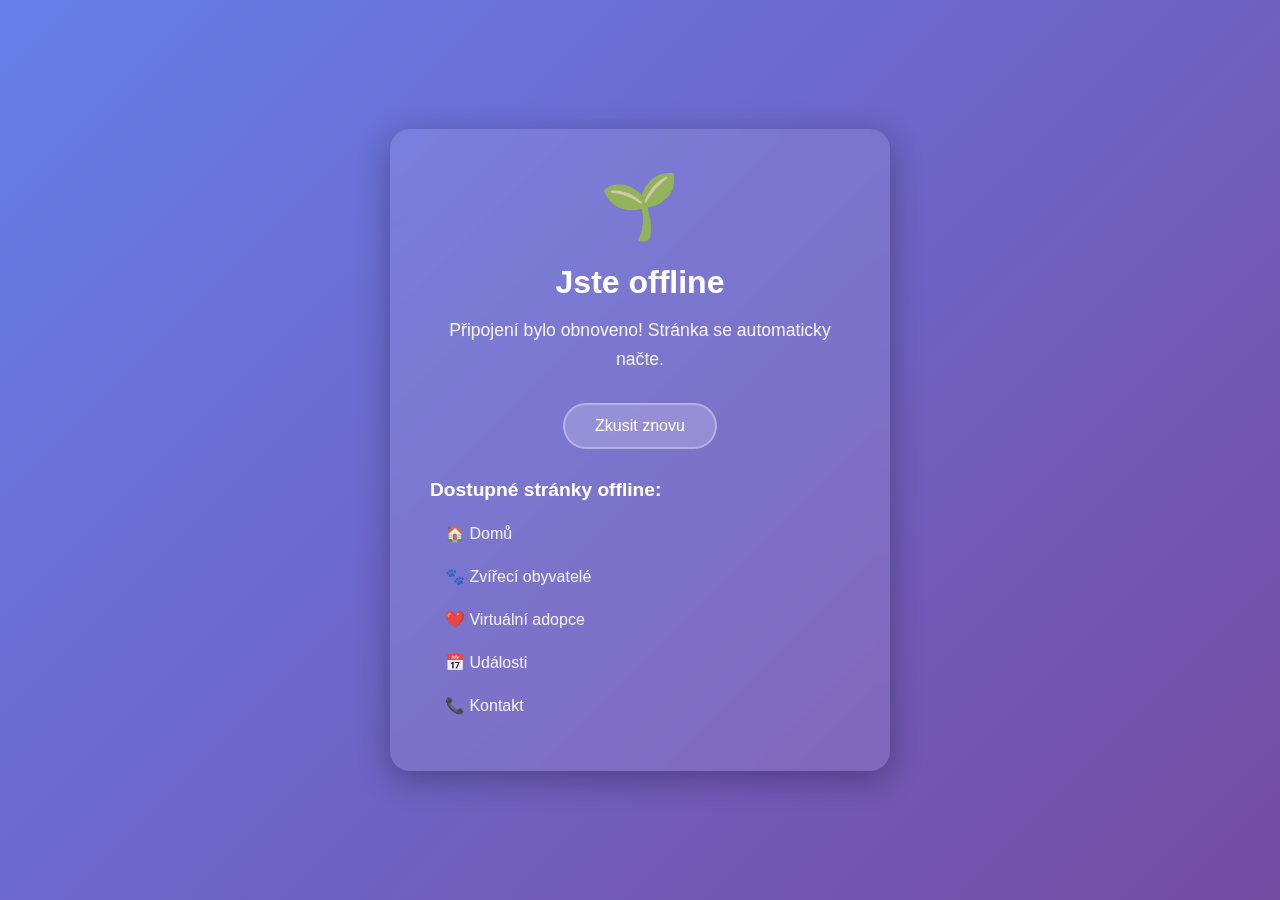
<file: offline.html>
<!DOCTYPE html>
<html lang="cs">
<head>
    <meta charset="UTF-8">
    <meta name="viewport" content="width=device-width, initial-scale=1.0">
    <title>Offline - Nech mě růst</title>
    <style>
        * {
            margin: 0;
            padding: 0;
            box-sizing: border-box;
        }
        
        body {
            font-family: 'Inter', -apple-system, BlinkMacSystemFont, 'Segoe UI', Roboto, sans-serif;
            background: linear-gradient(135deg, #667eea 0%, #764ba2 100%);
            min-height: 100vh;
            display: flex;
            align-items: center;
            justify-content: center;
            color: white;
            text-align: center;
            padding: 20px;
        }
        
        .offline-container {
            max-width: 500px;
            background: rgba(255, 255, 255, 0.1);
            backdrop-filter: blur(10px);
            border-radius: 20px;
            padding: 40px;
            box-shadow: 0 8px 32px rgba(0, 0, 0, 0.3);
        }
        
        .offline-icon {
            font-size: 4rem;
            margin-bottom: 20px;
            opacity: 0.8;
        }
        
        h1 {
            font-size: 2rem;
            margin-bottom: 15px;
            font-weight: 600;
        }
        
        p {
            font-size: 1.1rem;
            line-height: 1.6;
            margin-bottom: 30px;
            opacity: 0.9;
        }
        
        .retry-btn {
            background: rgba(255, 255, 255, 0.2);
            border: 2px solid rgba(255, 255, 255, 0.3);
            color: white;
            padding: 12px 30px;
            border-radius: 50px;
            font-size: 1rem;
            cursor: pointer;
            transition: all 0.3s ease;
            text-decoration: none;
            display: inline-block;
        }
        
        .retry-btn:hover {
            background: rgba(255, 255, 255, 0.3);
            border-color: rgba(255, 255, 255, 0.5);
            transform: translateY(-2px);
        }
        
        .cached-pages {
            margin-top: 30px;
            text-align: left;
        }
        
        .cached-pages h3 {
            margin-bottom: 15px;
            font-size: 1.2rem;
        }
        
        .cached-pages ul {
            list-style: none;
        }
        
        .cached-pages li {
            margin-bottom: 8px;
        }
        
        .cached-pages a {
            color: rgba(255, 255, 255, 0.9);
            text-decoration: none;
            padding: 8px 15px;
            border-radius: 8px;
            display: block;
            transition: background 0.3s ease;
        }
        
        .cached-pages a:hover {
            background: rgba(255, 255, 255, 0.1);
        }
    </style>
</head>
<body>
    <div class="offline-container">
        <div class="offline-icon">🌱</div>
        <h1>Jste offline</h1>
        <p>Zdá se, že nemáte připojení k internetu. Některé stránky jsou však dostupné offline díky cache.</p>
        
        <button class="retry-btn" onclick="window.location.reload()">
            Zkusit znovu
        </button>
        
        <div class="cached-pages">
            <h3>Dostupné stránky offline:</h3>
            <ul>
                <li><a href="index.html">🏠 Domů</a></li>
                <li><a href="zvireci-obyvatele.html">🐾 Zvířecí obyvatelé</a></li>
                <li><a href="virtualni-adopce.html">❤️ Virtuální adopce</a></li>
                <li><a href="udalosti.html">📅 Události</a></li>
                <li><a href="kontakt.html">📞 Kontakt</a></li>
            </ul>
        </div>
    </div>
    
    <script>
        // Check for connection and auto-reload when back online
        window.addEventListener('online', () => {
            window.location.reload();
        });
        
        // Show connection status
        if (navigator.onLine) {
            document.querySelector('p').textContent = 'Připojení bylo obnoveno! Stránka se automaticky načte.';
            setTimeout(() => {
                window.location.reload();
            }, 2000);
        }
    </script>
</body>
</html>
</file>
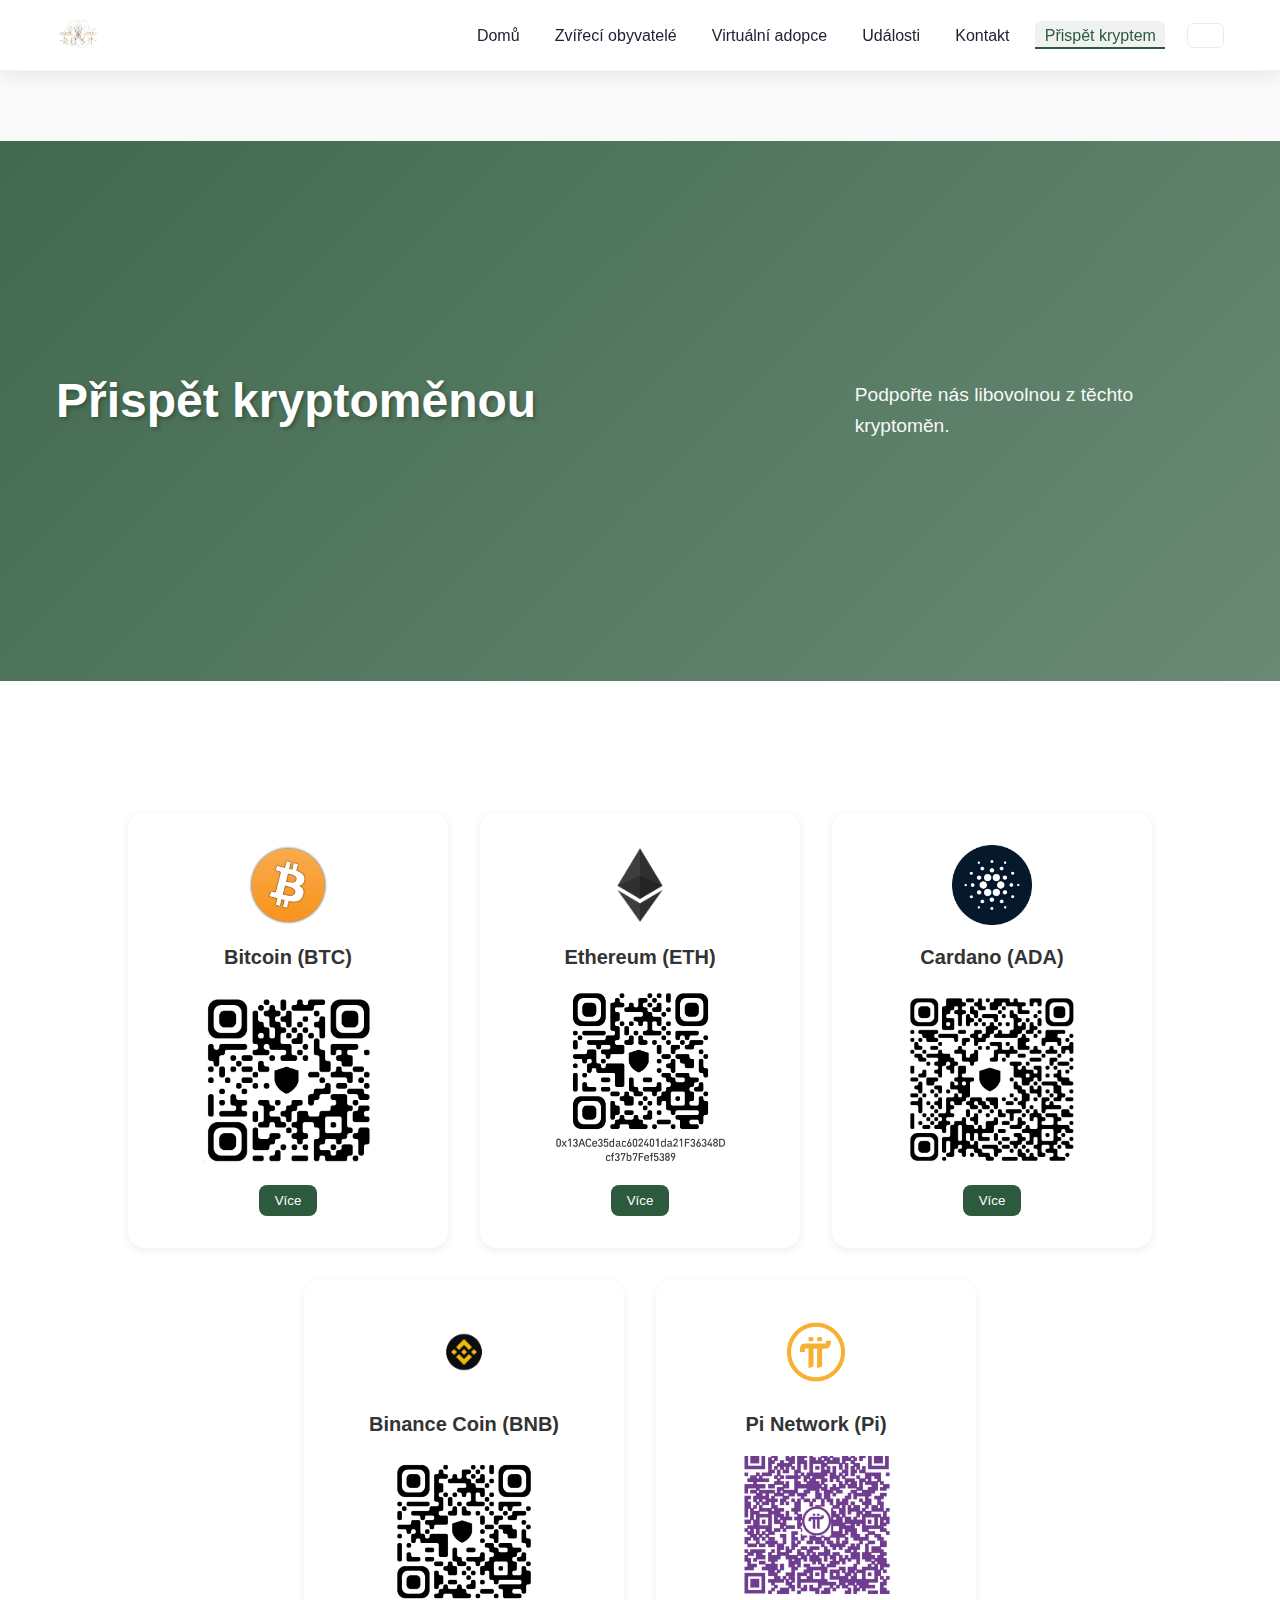
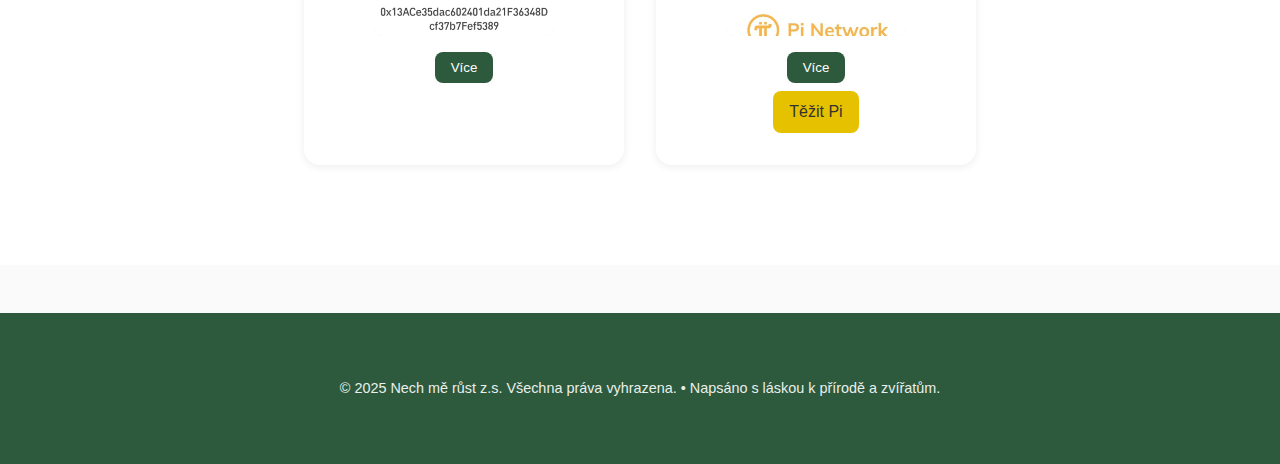
<file: prispet-kryptem.html>
<!DOCTYPE html>
<html lang="cs">
<head>
<meta charset="UTF-8" />
<meta name="viewport" content="width=device-width, initial-scale=1.0"/>
<title>Nech mě růst - Přispět kryptem</title>
<link rel="stylesheet" href="styles.css">
<link href="https://fonts.googleapis.com/css2?family=Inter:wght@300;400;500;600;700&display=swap" rel="stylesheet">
<link rel="stylesheet" href="https://cdnjs.cloudflare.com/ajax/libs/font-awesome/6.0.0/css/all.min.css">

<style>
/* --- NAV / HAMBURGER --- */
.navbar {
  width: 100%;
  background: white;
  border-bottom: 1px solid rgba(0,0,0,0.04);
  position: sticky;
  top: 0;
  z-index: 1000;
}
.nav-container {
  max-width: 1200px;
  margin: 0 auto;
  padding: 0.75rem 1rem;
  display: flex;
  align-items: center;
  justify-content: space-between;
  gap: 1rem;
}
.logo { height: 44px; display:block; }

.nav-menu {
  display: flex;
  gap: 1rem;
  align-items: center;
  list-style: none;
  margin: 0;
  padding: 0;
}
.nav-item { }
.nav-link {
  text-decoration: none;
  color: #223;
  padding: 0.35rem 0.6rem;
  border-radius: 6px;
  font-weight: 500;
}
.nav-link.active {
  background: rgba(45,90,61,0.08);
  color: #2d5a3d;
}

/* language button */
.lang-btn {
  background: transparent;
  border: 1px solid rgba(0,0,0,0.08);
  padding: 0.25rem 0.5rem;
  border-radius: 6px;
  cursor: pointer;
  font-weight: 600;
}

/* hamburger */
.hamburger {
  display: none;
  width: 42px;
  height: 34px;
  position: relative;
  cursor: pointer;
  -webkit-tap-highlight-color: transparent;
}
.hamburger .bar {
  display: block;
  height: 3px;
  width: 100%;
  background: #222;
  border-radius: 3px;
  position: absolute;
  left: 0;
  transition: transform 0.25s ease, opacity 0.2s ease;
}
.hamburger .bar:nth-child(1) { top: 6px; }
.hamburger .bar:nth-child(2) { top: 15px; }
.hamburger .bar:nth-child(3) { top: 24px; }
.hamburger.open .bar:nth-child(1) { transform: translateY(9px) rotate(45deg); }
.hamburger.open .bar:nth-child(2) { opacity: 0; transform: scaleX(0); }
.hamburger.open .bar:nth-child(3) { transform: translateY(-9px) rotate(-45deg); }

/* MOBILE: collapse menu */
@media (max-width: 900px) {
  .nav-menu {
    position: absolute;
    right: 1rem;
    top: calc(100% + 8px);
    background: #fff;
    box-shadow: 0 8px 28px rgba(0,0,0,0.08);
    border-radius: 10px;
    padding: 0.75rem;
    flex-direction: column;
    align-items: stretch;
    width: 220px;
    transform-origin: top right;
    opacity: 0;
    visibility: hidden;
    transform: translateY(-6px) scale(0.98);
    transition: opacity .18s ease, transform .18s ease, visibility .18s;
  }
  .nav-menu.open {
    opacity: 1;
    visibility: visible;
    transform: translateY(0) scale(1);
  }
  .hamburger { display: block; }
  .nav-container { align-items: center; }
  .nav-link { display: block; padding: 0.6rem 0.8rem; }
  .logo { height: 40px; }
}

/* --- REST OF CSS (crypto cards, etc.) --- */
.crypto-container {
    display: flex;
    flex-wrap: wrap;
    gap: 2rem;
    justify-content: center;
    margin-top: 2rem;
    padding: 0 1rem;
}
.crypto-card {
    background: #fff;
    border-radius: 16px;
    box-shadow: 0 2px 8px rgba(0,0,0,0.07);
    padding: 2rem;
    max-width: 320px;
    width: 100%;
    text-align: center;
    transition: box-shadow 0.2s;
}
.crypto-card:hover {
    box-shadow: 0 4px 16px rgba(0,0,0,0.15);
}
.crypto-logo {
    width: 80px;
    height: 80px;
    object-fit: contain;
    margin: 0 auto 1rem auto;
    display: block;
}
.crypto-name {
    font-size: 1.25rem;
    font-weight: 600;
    margin-bottom: 0.5rem;
}
.qr-code {
    width: 180px;
    height: 180px;
    margin: 1rem auto;
    background: #eee;
    border-radius: 8px;
    display: block;
    object-fit: cover;
}
.crypto-buttons {
    margin-top: 1rem;
    display: flex;
    flex-direction: column;
    gap: 0.5rem;
    align-items: center;
}
.btn {
    padding: 0.5rem 1rem;
    border: none;
    border-radius: 8px;
    background: #2d5a3d;
    color: #fff;
    font-weight: 500;
    cursor: pointer;
    transition: background 0.2s;
    text-decoration: none;
    display: inline-block;
}
.btn:hover { background: #1e3a28; }
.btn-pi { background: #e5c100; color: #333; }
.btn-pi:hover { background: #cbb100; }

.crypto-info {
    display: none;
    background: #f8f9fa;
    padding: 1rem 1.2rem;
    border-radius: 12px;
    margin-top: 1rem;
    font-size: 0.95rem;
    line-height: 1.5;
    box-shadow: inset 0 0 5px rgba(0,0,0,0.05);
}
.crypto-info p { margin: 0; text-align: left; word-wrap: break-word; }
.crypto-address {
    display: inline-block;
    background: #fff;
    border: 1px solid #ccc;
    padding: 0.3rem 0.5rem;
    margin-top: 0.5rem;
    font-family: monospace;
    font-size: 0.9rem;
    cursor: pointer;
    border-radius: 6px;
    transition: background 0.2s, border-color 0.2s;
    word-break: break-all;
}
.crypto-address:hover { background: #e6f4ea; border-color: #2d5a3d; }
.crypto-main { padding: 100px 0; background: white; }

/* small screens: shrink QR size so layout fits */
@media (max-width: 420px) {
  .qr-code { width: 140px; height: 140px; }
  .crypto-card { padding: 1.2rem; }
}
</style>
</head>

<body>
<!-- Navigation -->
<nav class="navbar">
  <div class="nav-container">
    <div class="nav-left" style="display:flex;align-items:center;gap:1rem;">
      <a href="index.html"><img src="assets/logo.png" alt="Nech mě růst" class="logo"></a>
    </div>

    <div id="hamburger" class="hamburger" role="button" aria-label="Toggle navigation" aria-expanded="false" tabindex="0" aria-controls="nav-menu">
      <span class="bar"></span>
      <span class="bar"></span>
      <span class="bar"></span>
    </div>

    <ul id="nav-menu" class="nav-menu" role="menu">
      <li class="nav-item"><a href="index.html" class="nav-link" data-cs="Domů" data-en="Home">Domů</a></li>
      <li class="nav-item"><a href="zvireci-obyvatele.html" class="nav-link" data-cs="Zvířecí obyvatelé" data-en="Animal Residents">Zvířecí obyvatelé</a></li>
      <li class="nav-item"><a href="virtualni-adopce.html" class="nav-link" data-cs="Virtuální adopce" data-en="Virtual Adoption">Virtuální adopce</a></li>
      <li class="nav-item"><a href="udalosti.html" class="nav-link" data-cs="Události" data-en="Events">Události</a></li>
      <li class="nav-item"><a href="kontakt.html" class="nav-link" data-cs="Kontakt" data-en="Contact">Kontakt</a></li>
      <li class="nav-item"><a href="prispet-kryptem.html" class="nav-link active" data-cs="Přispět kryptem" data-en="Donate with Crypto">Přispět kryptem</a></li>
      <li class="nav-item" style="margin-left:6px;">
        <button id="lang-toggle" class="lang-btn" aria-pressed="false"><span class="lang-text">EN</span></button>
      </li>
    </ul>
  </div>
</nav>

<!-- Hero Section -->
<section class="page-hero">
  <div class="hero-content" style="max-width:1200px;margin:0 auto;padding:2rem 1rem;">
    <h1 class="page-title" data-cs="Přispět kryptoměnou" data-en="Donate with Cryptocurrency">Přispět kryptoměnou</h1>
    <p class="page-description" data-cs="Podpořte nás libovolnou z těchto kryptoměn." data-en="Support us with any of these cryptocurrencies.">
      Podpořte nás libovolnou z těchto kryptoměn.
    </p>
  </div>
</section>

<!-- Crypto Section -->
<section class="crypto-main">
  <div class="container">
    <div class="crypto-container">
      <!-- Bitcoin -->
      <div class="crypto-card">
        <img src="assets/bitcoin-logo.png" alt="Bitcoin logo" class="crypto-logo">
        <div class="crypto-name">Bitcoin (BTC)</div>
        <img src="assets/btc-qr.png" alt="QR Bitcoin" class="qr-code">
        <div class="crypto-buttons">
          <button class="btn" onclick="showInfo('btc')" data-cs="Více" data-en="More">Více</button>
        </div>
        <div id="info-btc" class="crypto-info">
          <p data-cs="Bitcoin je první a nejznámější kryptoměna. Adresa pro příspěvek:" data-en="Bitcoin is the first and most well-known cryptocurrency. Donation address:">
            Bitcoin je první a nejznámější kryptoměna. Adresa pro příspěvek:
            <span class="crypto-address" onclick="copyAddress('bc1qe2hae5fq447rw095krcwwmamwrwy0plkkrw8as')">bc1qe2hae5fq447rw095krcwwmamwrwy0plkkrw8as</span>
          </p>
        </div>
      </div>

      <!-- Ethereum -->
      <div class="crypto-card">
        <img src="assets/ethereum-logo.png" alt="Ethereum logo" class="crypto-logo">
        <div class="crypto-name">Ethereum (ETH)</div>
        <img src="assets/eth-qr.png" alt="QR Ethereum" class="qr-code">
        <div class="crypto-buttons">
          <button class="btn" onclick="showInfo('eth')" data-cs="Více" data-en="More">Více</button>
        </div>
        <div id="info-eth" class="crypto-info">
          <p data-cs="Ethereum je druhá nejrozšířenější kryptoměna. Adresa pro příspěvek:" data-en="Ethereum is the second most widespread cryptocurrency. Donation address:">
            Ethereum je druhá nejrozšířenější kryptoměna. Adresa pro příspěvek:
            <span class="crypto-address" onclick="copyAddress('0x13ACe35dac602401da21F36348Dcf37b7Fef5389')">0x13ACe35dac602401da21F36348Dcf37b7Fef5389</span>
          </p>
        </div>
      </div>

      <!-- Cardano -->
      <div class="crypto-card">
        <img src="assets/cardano-logo.png" alt="Cardano logo" class="crypto-logo">
        <div class="crypto-name">Cardano (ADA)</div>
        <img src="assets/ada-qr.png" alt="QR Cardano" class="qr-code">
        <div class="crypto-buttons">
          <button class="btn" onclick="showInfo('ada')" data-cs="Více" data-en="More">Více</button>
        </div>
        <div id="info-ada" class="crypto-info">
          <p data-cs="Cardano je moderní proof-of-stake blockchain. Adresa pro příspěvek:" data-en="Cardano is a modern proof-of-stake blockchain. Donation address:">
            Cardano je moderní proof-of-stake blockchain. Adresa pro příspěvek:
            <span class="crypto-address" onclick="copyAddress('addr1qx868v7umt2da0td3l7nsa990fwag37lllt82m4espzmnczscqvg9wk7adqdma8zcw60x2ru5uck9t0hr5far84c654sn4jxn4')">addr1qx868v7umt2da0td3l7nsa990fwag37lllt82m4espzmnczscqvg9wk7adqdma8zcw60x2ru5uck9t0hr5far84c654sn4jxn4</span>
          </p>
        </div>
      </div>

      <!-- Binance Coin -->
      <div class="crypto-card">
        <img src="assets/bnb-logo.png" alt="Binance logo" class="crypto-logo">
        <div class="crypto-name">Binance Coin (BNB)</div>
        <img src="assets/bnb-qr.png" alt="QR Binance" class="qr-code">
        <div class="crypto-buttons">
          <button class="btn" onclick="showInfo('bnb')" data-cs="Více" data-en="More">Více</button>
        </div>
        <div id="info-bnb" class="crypto-info">
          <p data-cs="Binance Coin je kryptoměna burzy Binance. Adresa pro příspěvek:" data-en="Binance Coin is the cryptocurrency of Binance exchange. Donation address:">
            Binance Coin je kryptoměna burzy Binance. Adresa pro příspěvek:
            <span class="crypto-address" onclick="copyAddress('0x13ACe35dac602401da21F36348Dcf37b7Fef5389')">0x13ACe35dac602401da21F36348Dcf37b7Fef5389</span>
          </p>
        </div>
      </div>

      <!-- Pi Network -->
      <div class="crypto-card">
        <img src="assets/pi-logo.png" alt="Pi Network logo" class="crypto-logo">
        <div class="crypto-name">Pi Network (Pi)</div>
        <img src="assets/pi-qr.png" alt="QR Pi Network" class="qr-code">
        <div class="crypto-buttons">
          <button class="btn" onclick="showInfo('pi')" data-cs="Více" data-en="More">Více</button>
          <a href="https://minepi.com/bhaktidas108" target="_blank" class="btn btn-pi" data-cs="Těžit Pi" data-en="Mine Pi">Těžit Pi</a>
        </div>
        <div id="info-pi" class="crypto-info">
          <p data-cs="Pi Network je mobilní kryptoměna. Adresa pro příspěvek:" data-en="Pi Network is a mobile cryptocurrency. Donation address:">
            Pi Network je mobilní kryptoměna. Adresa pro příspěvek:
            <span class="crypto-address" onclick="copyAddress('GDFQXJ2VMVH6MAJMZHJG4W57WHEZ26HFC42NHAVV4W7H56SEUVDAZMM6')">GDFQXJ2VMVH6MAJMZHJG4W57WHEZ26HFC42NHAVV4W7H56SEUVDAZMM6</span>
          </p>
          <p data-cs="Chcete-li těžit Pi, použijte odkaz výše." data-en="To mine Pi, use the link above.">Chcete-li těžit Pi, použijte odkaz výše.</p>
        </div>
      </div>
    </div>
  </div>
</section>

<!-- Footer -->
<footer class="footer" style="margin-top:3rem;">
  <div class="container" style="max-width:1200px;margin:0 auto;padding:1.5rem;">
    <p data-cs="© 2025 Nech mě růst z.s. Všechna práva vyhrazena. • Napsáno s láskou k přírodě a zvířatům."
       data-en="© 2025 Nech mě růst z.s. All rights reserved. • Written with love for nature and animals.">
       © 2025 Nech mě růst z.s. Všechna práva vyhrazena. • Napsáno s láskou k přírodě a zvířatům.
    </p>
  </div>
</footer>

<script>
/* --- Show / hide single crypto info (accordion-like) --- */
function showInfo(crypto) {
  const info = document.getElementById('info-' + crypto);
  document.querySelectorAll('.crypto-info').forEach(el => {
    if (el !== info) el.style.display = 'none';
  });
  info.style.display = (info.style.display === 'block') ? 'none' : 'block';
}

/* --- Copy address with fallback --- */
function copyAddress(address) {
  if (navigator.clipboard && navigator.clipboard.writeText) {
    navigator.clipboard.writeText(address).then(() => {
      alert('Adresa zkopírována do schránky!');
    }).catch(err => {
      fallbackCopy(address);
    });
  } else {
    fallbackCopy(address);
  }

  function fallbackCopy(text){
    try {
      const ta = document.createElement('textarea');
      ta.value = text;
      ta.style.position = 'fixed';
      ta.style.opacity = '0';
      document.body.appendChild(ta);
      ta.select();
      document.execCommand('copy');
      document.body.removeChild(ta);
      alert('Adresa zkopírována do schránky!');
    } catch (e) {
      console.error('Copy failed', e);
      alert('Nepodařilo se zkopírovat adresu. Označte a zkopírujte ručně.');
    }
  }
}

/* --- LANGUAGE TOGGLER --- */
const langToggle = document.getElementById('lang-toggle');
langToggle.addEventListener('click', () => {
  const currentLang = document.documentElement.lang || 'cs';
  const newLang = currentLang === 'cs' ? 'en' : 'cs';
  document.documentElement.lang = newLang;
  langToggle.querySelector('.lang-text').textContent = newLang === 'cs' ? 'EN' : 'CS';
  document.querySelectorAll('[data-cs]').forEach(el => {
    const target = el.getAttribute('data-' + newLang);
    if (target !== null) {
      el.textContent = target;
    }
  });
});

/* --- HAMBURGER MENU --- */
const hamburger = document.getElementById('hamburger');
const navMenu = document.getElementById('nav-menu');

function toggleMenu(open) {
  const isOpen = typeof open === 'boolean' ? open : !navMenu.classList.contains('open');
  if (isOpen) {
    navMenu.classList.add('open');
    hamburger.classList.add('open');
    hamburger.setAttribute('aria-expanded', 'true');
  } else {
    navMenu.classList.remove('open');
    hamburger.classList.remove('open');
    hamburger.setAttribute('aria-expanded', 'false');
  }
}

hamburger.addEventListener('click', () => toggleMenu());
hamburger.addEventListener('keydown', (e) => {
  if (e.key === 'Enter' || e.key === ' ') { e.preventDefault(); toggleMenu(); }
});

// Close menu on link click (mobile)
document.querySelectorAll('#nav-menu .nav-link').forEach(link => {
  link.addEventListener('click', () => {
    if (window.innerWidth <= 900) toggleMenu(false);
  });
});

// Close menu when clicking outside (optional, nicer UX)
document.addEventListener('click', (e) => {
  const target = e.target;
  if (!navMenu.contains(target) && !hamburger.contains(target) && window.innerWidth <= 900) {
    toggleMenu(false);
  }
});

// Ensure menu visible on resize to larger screens
window.addEventListener('resize', () => {
  if (window.innerWidth > 900) {
    navMenu.classList.remove('open');
    hamburger.classList.remove('open');
    hamburger.setAttribute('aria-expanded', 'false');
  }
});
</script>
</body>
            </html>
</file>
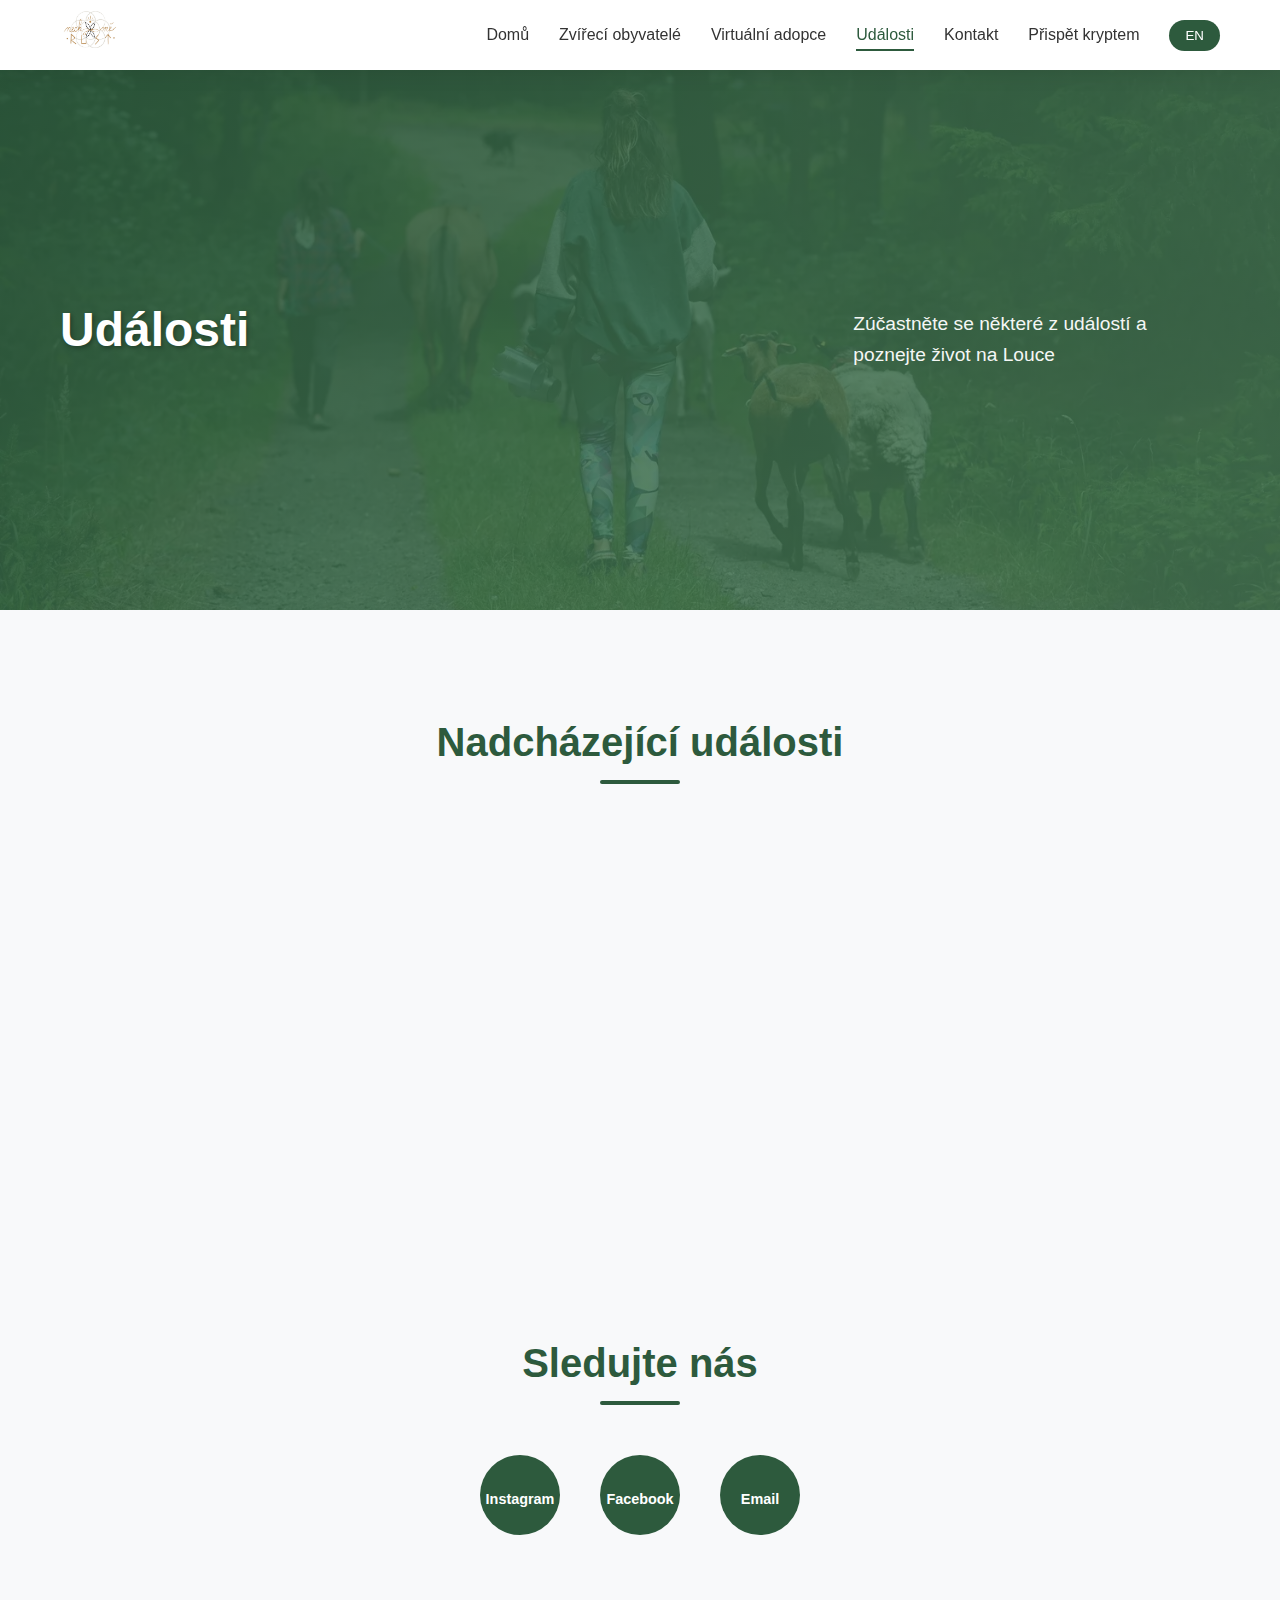
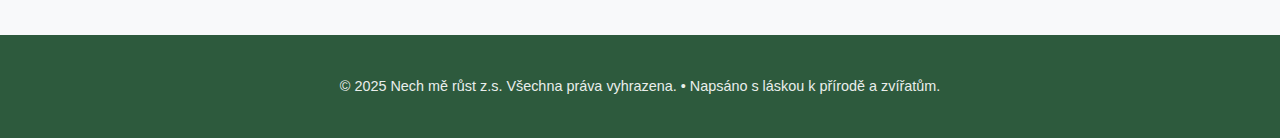
<file: udalosti.html>
<!DOCTYPE html>
<html lang="cs">
<head>
    <meta charset="UTF-8">
    <meta name="viewport" content="width=device-width, initial-scale=1.0">
    <title>Nech mě růst - Události</title>
    <link rel="stylesheet" href="styles.css">
    <link href="https://fonts.googleapis.com/css2?family=Inter:wght@300;400;500;600;700&display=swap" rel="stylesheet">
    <link rel="stylesheet" href="https://cdnjs.cloudflare.com/ajax/libs/font-awesome/6.0.0/css/all.min.css">
    <script src="https://cdn.jsdelivr.net/npm/@emailjs/browser@4/dist/email.min.js"></script>
</head>
<body>
    <!-- Navigation -->
    <nav class="navbar">
        <div class="nav-container">
            <div class="nav-logo">
                <img src="assets/logo.png" alt="Nech mě růst" class="logo">
            </div>
            <ul class="nav-menu">
                <li class="nav-item">
                    <a href="index.html" class="nav-link" data-cs="Domů" data-en="Home">Domů</a>
                </li>
                <li class="nav-item">
                    <a href="zvireci-obyvatele.html" class="nav-link" data-cs="Zvířecí obyvatelé" data-en="Animal Residents">Zvířecí obyvatelé</a>
                </li>
                <li class="nav-item">
                    <a href="virtualni-adopce.html" class="nav-link" data-cs="Virtuální adopce" data-en="Virtual Adoption">Virtuální adopce</a>
                </li>
                <li class="nav-item">
                    <a href="udalosti.html" class="nav-link active" data-cs="Události" data-en="Events">Události</a>
                </li>
                <li class="nav-item">
                    <a href="kontakt.html" class="nav-link" data-cs="Kontakt" data-en="Contact">Kontakt</a>
                </li>
                <li class="nav-item">
                    <a href="prispet-kryptem.html" class="nav-link" data-cs="Přispět kryptem" data-en="Donate with Crypto">Přispět kryptem</a>
                </li>
                <li class="nav-item language-switcher">
                    <button id="lang-toggle" class="lang-btn">
                        <span class="lang-text">EN</span>
                    </button>
                </li>
            </ul>
            <div class="hamburger">
                <span class="bar"></span>
                <span class="bar"></span>
                <span class="bar"></span>
            </div>
        </div>
    </nav>

    <!-- Hero Section -->
    <section class="page-hero events-hero">
        <div class="hero-content">
            <h1 class="page-title" data-cs="Události" data-en="Events">Události</h1>
            <p class="page-description" data-cs="Zúčastněte se některé z událostí a poznejte život na Louce" data-en="Attend one of our events and experience our way of life">Zúčastněte se některé z událostí a poznejte život na Louce</p>
        </div>
        <div class="hero-image">
            <img data-src="assets/hero-image.webp" alt="Události" class="hero-bg" loading="lazy">
        </div>
    </section>

    <!-- Upcoming Events -->
    <section class="upcoming-events">
        <div class="container">
            <h2 class="section-title" data-cs="Nadcházející události" data-en="Upcoming Events">Nadcházející události</h2>
            
            <div class="events-grid" id="events-list">
                <!-- Sample Events - In real implementation, these would be loaded from Google Calendar API -->
                <div class="event-card">
                    <div class="event-date">
                        <div class="event-day">2</div>
                        <div class="event-month" data-cs="Listopad" data-en="November">Listopad</div>
                    </div>
                    <div class="event-info">
                        <h3 class="event-title" data-cs="Společná procházka" data-en="walking with animals">Společná procházka</h3>
                        <p class="event-time">
                            <i class="fas fa-clock"></i>
                            <span>10:00 - 18:00</span>
                        </p>
                        <p class="event-description" data-cs="Přijďte se podívat na naši Louky, poznat zvířata a dozvědět se více o našem způsobu života." data-en="Come visit our Meadow, meet the animals and learn more about our way of life.">
                            Přijďte se podívat na naši Louku, poznat zvířata a dozvědět se více o našem způsobu života.
                        </p>
                        <div class="event-capacity">
                            <i class="fas fa-users"></i>
                            <span data-cs="Volných míst: 20/20" data-en="Available spots: 20/20">Volných míst: 20/20</span>
                        </div>
                        <div class="event-buttons">
                            <button class="register-btn" onclick="openRegistrationModal('Společná procházka', '2. listopadu')" data-cs="Registrovat se" data-en="Register">
                                Registrovat se
                            </button>
                            <button class="register-btn facebook-btn" onclick="window.open('https://www.facebook.com/events/YOUR_EVENT_ID', '_blank')" data-cs="Facebook událost" data-en="Facebook Event">
                                <i class="fab fa-facebook"></i> Facebook událost
                            </button>
                        </div>
                    </div>
                </div>
            </div>
        </div>
    </section>

    <!-- Registration Modal -->
    <div id="registrationModal" class="modal">
        <div class="modal-content">
            <span class="close" onclick="closeRegistrationModal()">&times;</span>
            <h2 data-cs="Registrace na událost" data-en="Event Registration">Registrace na událost</h2>
            <p id="eventDetails" class="event-details"></p>
            
            <form id="registrationForm">
                <div class="form-group">
                    <label for="name" data-cs="Jméno *" data-en="Name *">Jméno *</label>
                    <input type="text" id="name" name="name" required>
                </div>
                
                <div class="form-group">
                    <label for="email" data-cs="Email *" data-en="Email *">Email *</label>
                    <input type="email" id="email" name="email" required>
                </div>
                
                <div class="form-group">
                    <label for="message" data-cs="Zpráva (nepovinné)" data-en="Message (optional)">Zpráva (nepovinné)</label>
                    <textarea id="message" name="message" rows="4"></textarea>
                </div>
                
                <button type="submit" class="register-btn submit-btn" data-cs="Odeslat registraci" data-en="Submit Registration">
                    <span class="btn-text">Odeslat registraci</span>
                    <span class="btn-loading" style="display: none;">
                        <i class="fas fa-spinner fa-spin"></i> Odesílání...
                    </span>
                </button>
            </form>
            
            <div id="successMessage" class="success-message" style="display: none;">
                <i class="fas fa-check-circle"></i>
                <p data-cs="Registrace byla úspěšně odeslána!" data-en="Registration successfully sent!">Registrace byla úspěšně odeslána!</p>
            </div>
        </div>
    </div>

    <!-- Confirmation Toast -->
    <div id="confirmationToast" class="confirmation-toast">
        <i class="fas fa-check-circle"></i>
        <span>Registrace byla úspěšně odeslána!</span>
    </div>

     <!-- Social Media -->
    <section class="social-section">
        <div class="container">
            <h2 class="section-title" data-cs="Sledujte nás" data-en="Follow Us">Sledujte nás</h2>
            <div class="social-media large">
                <a href="https://www.instagram.com/nech_me_rust" class="social-link">
                    <i class="fab fa-instagram"></i>
                    <span>Instagram</span>
                </a>
                <a href="https://www.facebook.com/share/1BDFbAxfFf/" class="social-link">
                    <i class="fab fa-facebook"></i>
                    <span>Facebook</span>
                </a>
                <a href="mailto:info@nechmerust.org" class="social-link">
                    <i class="fas fa-envelope"></i>
                    <span>Email</span>
                </a>
            </div>
        </div>
    </section>


    <!-- Footer -->
    <footer class="footer">
        <div class="container">
            <p data-cs="© 2025 Nech mě růst z.s. Všechna práva vyhrazena. • Napsáno s láskou k přírodě a zvířatům." data-en="© 2025 Nech mě růst z.s. All rights reserved. • Written with love for nature and animals.">
                © 2025 Nech mě růst z.s. Všechna práva vyhrazena. • Napsáno s láskou k přírodě a zvířatům.
            </p>
        </div>
    </footer>

    <script src="script.js"></script>
    <script>
        // Initialize EmailJS (v4 syntax)
        emailjs.init({ publicKey: "I5YP3u4sQzRLRFTYj" });

        // Modal functions
        function openRegistrationModal(eventName, eventDate) {
            const modal = document.getElementById('registrationModal');
            const eventDetails = document.getElementById('eventDetails');
            eventDetails.textContent = `${eventName} - ${eventDate}`;
            modal.style.display = 'block';
            document.body.style.overflow = 'hidden';
        }

        function closeRegistrationModal() {
            const modal = document.getElementById('registrationModal');
            modal.style.display = 'none';
            document.body.style.overflow = 'auto';
            document.getElementById('registrationForm').reset();
            document.getElementById('successMessage').style.display = 'none';
            document.getElementById('registrationForm').style.display = 'block';
        }

        function showConfirmationToast() {
            const toast = document.getElementById('confirmationToast');
            toast.classList.add('show');
            setTimeout(() => {
                toast.classList.remove('show');
            }, 3000);
        }

        // Form submission
        document.getElementById('registrationForm').addEventListener('submit', function(e) {
            e.preventDefault();
            
            const submitBtn = document.querySelector('.submit-btn');
            const btnText = submitBtn.querySelector('.btn-text');
            const btnLoading = submitBtn.querySelector('.btn-loading');
            
            // Show loading state
            btnText.style.display = 'none';
            btnLoading.style.display = 'inline-block';
            submitBtn.disabled = true;
            
            const templateParams = {
                from_name: document.getElementById('name').value,
                from_email: document.getElementById('email').value,
                message: document.getElementById('message').value || 'Bez zprávy',
                event_name: document.getElementById('eventDetails').textContent,
                to_email: 'info@nechmerust.org'
            };

            emailjs.send("service_5hqwmpm", "template_1plexqr", templateParams)
                .then(function(response) {
                    console.log('SUCCESS!', response.status, response.text);

                    // Reset button state
                    btnText.style.display = 'inline-block';
                    btnLoading.style.display = 'none';
                    submitBtn.disabled = false;

                    // Ihned zavřít modal a ukázat potvrzovací toast
                    closeRegistrationModal();
                    showConfirmationToast();
                    
                }, function(error) {
                    console.error('FAILED...', error);
                    alert('Omlouváme se, registrace se nezdařila. Zkuste to prosím znovu nebo nás kontaktujte přímo na info@nechmerust.org');
                    
                    // Reset button state po chybě
                    btnText.style.display = 'inline-block';
                    btnLoading.style.display = 'none';
                    submitBtn.disabled = false;
                });
        });

        // Close modal when clicking outside
        window.onclick = function(event) {
            const modal = document.getElementById('registrationModal');
            if (event.target == modal) {
                closeRegistrationModal();
            }
        }
    </script>

    <style>
        /* Event buttons styling */
        .event-buttons {
            display: flex;
            gap: 10px;
            margin-top: 15px;
            flex-wrap: wrap;
        }

        .event-buttons .register-btn {
            flex: 1;
            min-width: 140px;
        }

        .facebook-btn {
            background-color: #1877f2;
            display: flex;
            align-items: center;
            justify-content: center;
            gap: 5px;
        }

        .facebook-btn:hover {
            background-color: #166fe5;
        }

        /* Modal styling */
        .modal {
            display: none;
            position: fixed;
            z-index: 1000;
            left: 0;
            top: 0;
            width: 100%;
            height: 100%;
            overflow: auto;
            background-color: rgba(0,0,0,0.5);
        }

        .modal-content {
            background-color: #fefefe;
            margin: 5% auto;
            padding: 30px;
            border: 1px solid #888;
            width: 90%;
            max-width: 500px;
            border-radius: 10px;
            position: relative;
        }

        .close {
            color: #aaa;
            float: right;
            font-size: 28px;
            font-weight: bold;
            cursor: pointer;
            position: absolute;
            right: 20px;
            top: 15px;
        }

        .close:hover,
        .close:focus {
            color: #000;
        }

        .event-details {
            font-weight: 600;
            color: #4CAF50;
            margin-bottom: 20px;
        }

        .form-group {
            margin-bottom: 20px;
        }

        .form-group label {
            display: block;
            margin-bottom: 5px;
            font-weight: 500;
        }

        .form-group input,
        .form-group textarea {
            width: 100%;
            padding: 10px;
            border: 1px solid #ddd;
            border-radius: 5px;
            font-family: 'Inter', sans-serif;
        }

        .success-message {
            text-align: center;
            color: #4CAF50;
            font-size: 18px;
        }

        .success-message i {
            font-size: 48px;
            margin-bottom: 10px;
        }

        @media (max-width: 480px) {
            .event-buttons {
                flex-direction: column;
            }
            
            .event-buttons .register-btn {
                width: 100%;
            }
        }
        
        @media (max-width: 768px) {
            .modal-content {
                margin: 10% auto;
                padding: 20px;
            }
        }

        /* Confirmation toast */
        .confirmation-toast {
            position: fixed;
            right: 20px;
            bottom: 20px;
            background: #4CAF50;
            color: #fff;
            padding: 12px 16px;
            border-radius: 8px;
            box-shadow: 0 8px 20px rgba(0,0,0,0.15);
            display: flex;
            align-items: center;
            gap: 10px;
            opacity: 0;
            transform: translateY(16px);
            pointer-events: none;
            transition: opacity .25s ease, transform .25s ease;
            z-index: 2000; /* nad overlayem */
        }

        .confirmation-toast i {
            font-size: 18px;
        }

        .confirmation-toast.show {
            opacity: 1;
            transform: translateY(0);
        }
    </style>
</body>
</html>
</file>
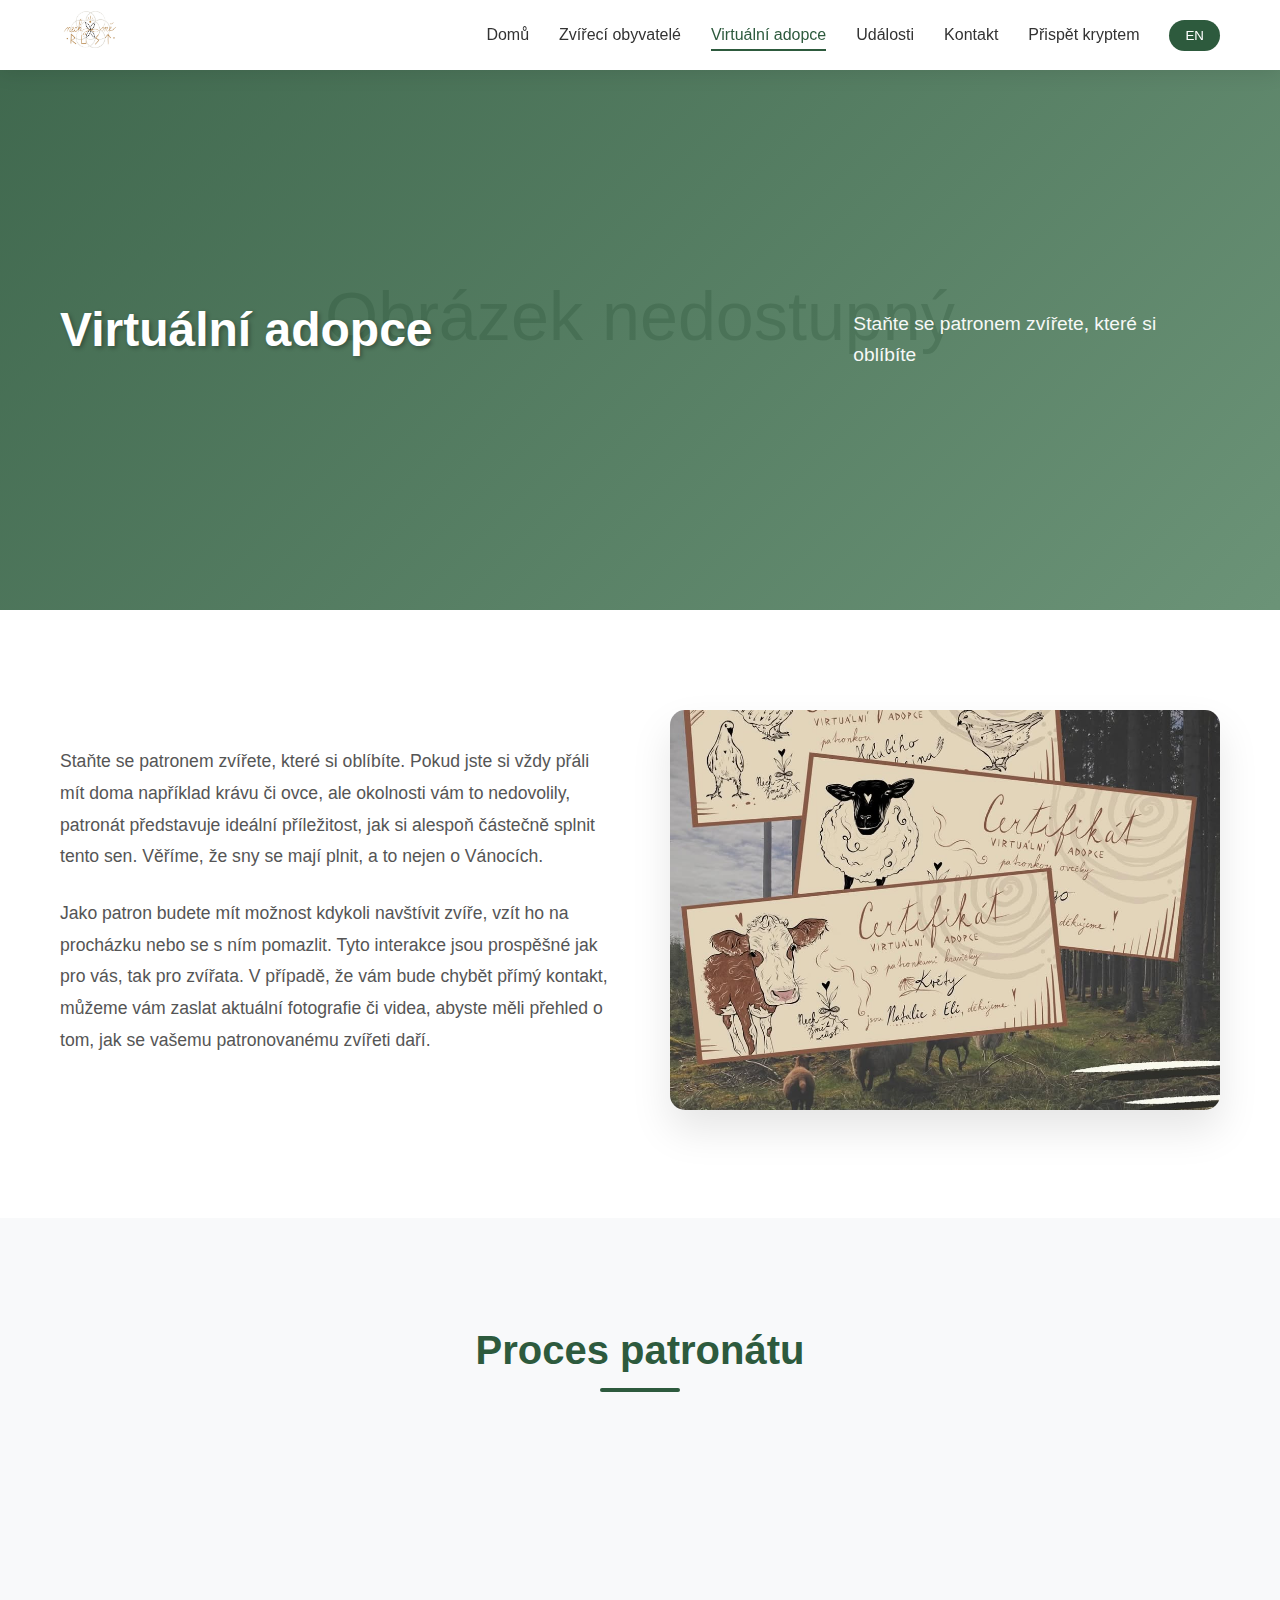
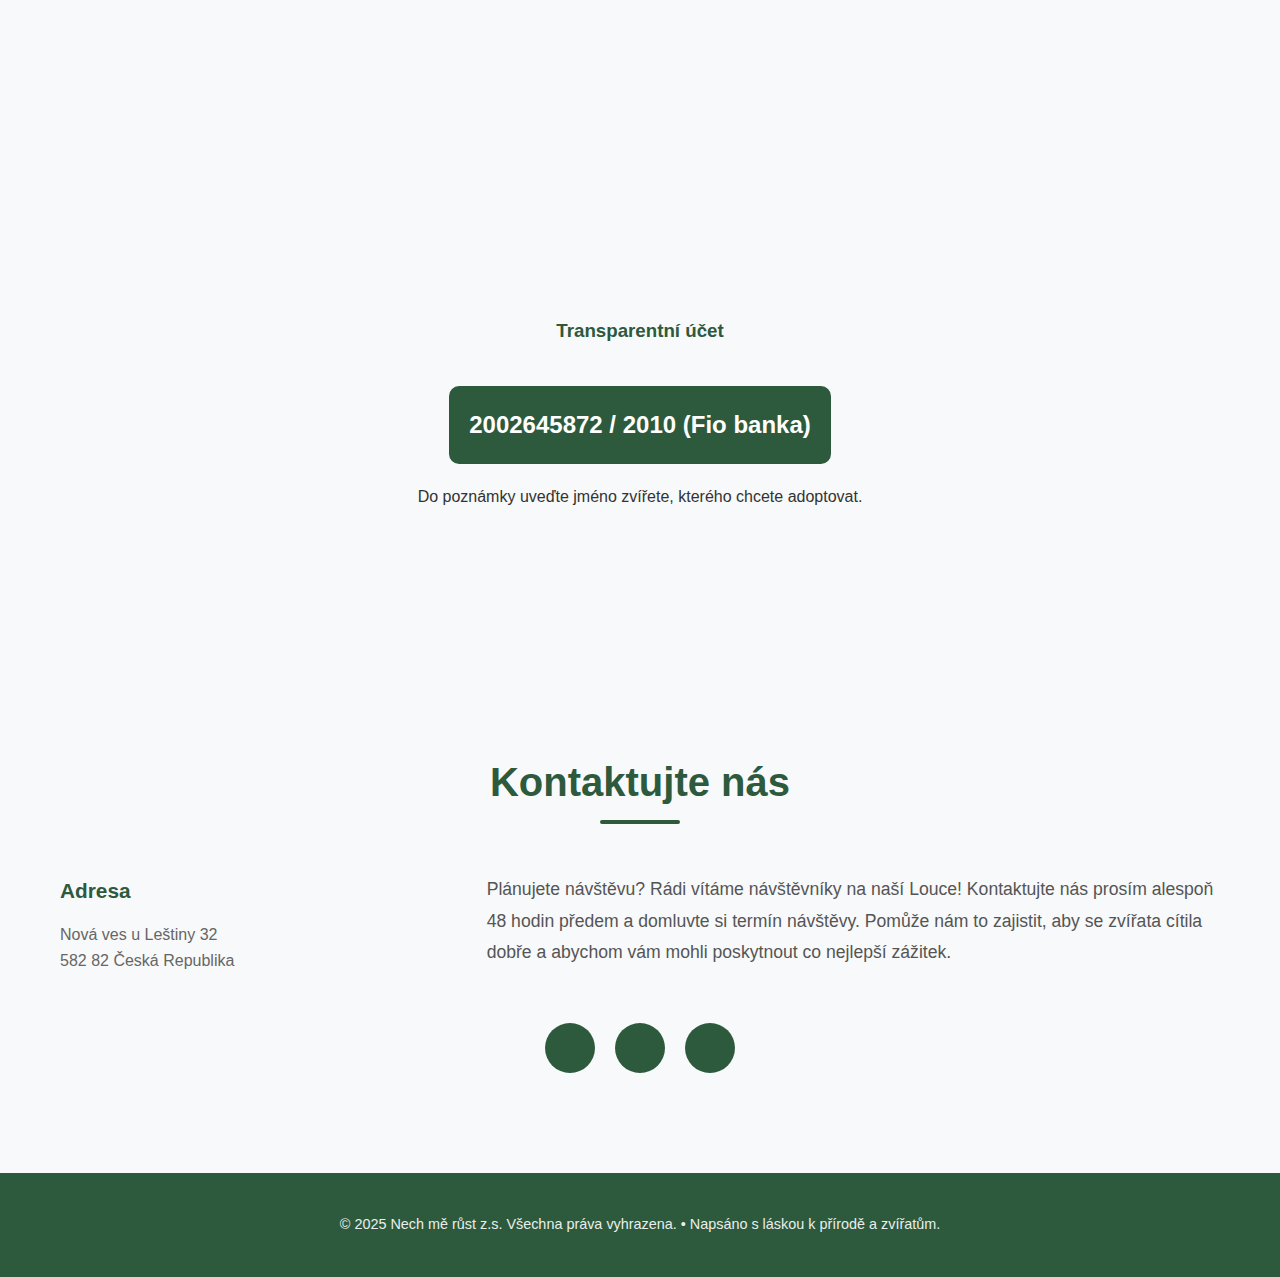
<file: virtualni-adopce.html>
<!DOCTYPE html>
<html lang="cs">
<head>
    <meta charset="UTF-8">
    <meta name="viewport" content="width=device-width, initial-scale=1.0">
    <title>Nech mě růst - Virtuální adopce</title>
    <link rel="stylesheet" href="styles.css">
    <link href="https://fonts.googleapis.com/css2?family=Inter:wght@300;400;500;600;700&display=swap" rel="stylesheet">
    <link rel="stylesheet" href="https://cdnjs.cloudflare.com/ajax/libs/font-awesome/6.0.0/css/all.min.css">
</head>
<body>
    <!-- Navigation -->
    <nav class="navbar">
        <div class="nav-container">
            <div class="nav-logo">
                <img src="assets/logo.png" alt="Nech mě růst" class="logo">
            </div>
            <ul class="nav-menu">
                <li class="nav-item">
                    <a href="index.html" class="nav-link" data-cs="Domů" data-en="Home">Domů</a>
                </li>
                <li class="nav-item">
                    <a href="zvireci-obyvatele.html" class="nav-link" data-cs="Zvířecí obyvatelé" data-en="Animal Residents">Zvířecí obyvatelé</a>
                </li>
                <li class="nav-item">
                    <a href="virtualni-adopce.html" class="nav-link active" data-cs="Virtuální adopce" data-en="Virtual Adoption">Virtuální adopce</a>
                </li>
                <li class="nav-item">
                    <a href="udalosti.html" class="nav-link" data-cs="Události" data-en="Events">Události</a>
                </li>
                <li class="nav-item">
                    <a href="kontakt.html" class="nav-link" data-cs="Kontakt" data-en="Contact">Kontakt</a>
                </li>
                <li class="nav-item">
                    <a href="prispet-kryptem.html" class="nav-link" data-cs="Přispět kryptem" data-en="Donate with Crypto">Přispět kryptem</a>
                </li>
                <li class="nav-item language-switcher">
                    <button id="lang-toggle" class="lang-btn">
                        <span class="lang-text">EN</span>
                    </button>
                </li>
            </ul>
            <div class="hamburger">
                <span class="bar"></span>
                <span class="bar"></span>
                <span class="bar"></span>
            </div>
        </div>
    </nav>

    <!-- Hero Section -->
    <section class="page-hero adoption-hero">
        <div class="hero-content">
            <h1 class="page-title" data-cs="Virtuální adopce" data-en="Virtual Adoption">Virtuální adopce</h1>
            <p class="page-description" data-cs="Staňte se patronem zvířete, které si oblíbíte" data-en="Become a patron of an animal you love">
                Staňte se patronem zvířete, které si oblíbíte
            </p>
        </div>
        <div class="hero-image">
            <img src="assets/adoption-hero.jpg" alt="Virtuální adopce" class="hero-bg">
        </div>
    </section>

    <!-- Adoption Info -->
    <section class="adoption-info">
        <div class="container">
            <div class="adoption-content">
                <div class="adoption-text">
                    <p data-cs="Staňte se patronem zvířete, které si oblíbíte. Pokud jste si vždy přáli mít doma například krávu či ovce, ale okolnosti vám to nedovolily, patronát představuje ideální příležitost, jak si alespoň částečně splnit tento sen. Věříme, že sny se mají plnit, a to nejen o Vánocích." data-en="Become a patron of an animal you love. If you have always wanted to have a cow or sheep at home, but circumstances did not allow it, patronage represents an ideal opportunity to at least partially fulfill this dream. We believe that dreams should come true, not just at Christmas.">
                        Staňte se patronem zvířete, které si oblíbíte. Pokud jste si vždy přáli mít doma například krávu či ovce, ale okolnosti vám to nedovolily, patronát představuje ideální příležitost, jak si alespoň částečně splnit tento sen. Věříme, že sny se mají plnit, a to nejen o Vánocích.
                    </p>
                    
                    <p data-cs="Jako patron budete mít možnost kdykoli navštívit zvíře, vzít ho na procházku nebo se s ním pomazlit. Tyto interakce jsou prospěšné jak pro vás, tak pro zvířata. V případě, že vám bude chybět přímý kontakt, můžeme vám zaslat aktuální fotografie či videa, abyste měli přehled o tom, jak se vašemu patronovanému zvířeti daří." data-en="As a patron, you will have the opportunity to visit the animal at any time, take it for a walk or cuddle with it. These interactions are beneficial for both you and the animals. If you miss direct contact, we can send you current photos or videos so you can keep track of how your sponsored animal is doing.">
                        Jako patron budete mít možnost kdykoli navštívit zvíře, vzít ho na procházku nebo se s ním pomazlit. Tyto interakce jsou prospěšné jak pro vás, tak pro zvířata. V případě, že vám bude chybět přímý kontakt, můžeme vám zaslat aktuální fotografie či videa, abyste měli přehled o tom, jak se vašemu patronovanému zvířeti daří.
                    </p>
                </div>
                <div class="adoption-image">
                    <img src="assets/virtual-adoption.jpg" alt="Virtuální adopce" class="adoption-img">
                </div>
            </div>
        </div>
    </section>

    <!-- Process Section -->
    <section class="process">
        <div class="container">
            <h2 class="section-title" data-cs="Proces patronátu" data-en="Patronage Process">Proces patronátu</h2>
            <div class="process-steps">
                <div class="step">
                    <div class="step-number">1</div>
                    <div class="step-content">
                        <h3 data-cs="Výběr zvířete" data-en="Animal Selection">Výběr zvířete</h3>
                        <p data-cs="Vyberte si zvíře, které vás zaujme." data-en="Choose an animal that interests you.">Vyberte si zvíře, které vás zaujme.</p>
                    </div>
                </div>
                <div class="step">
                    <div class="step-number">2</div>
                    <div class="step-content">
                        <h3 data-cs="Projev zájmu" data-en="Expression of Interest">Projev zájmu</h3>
                        <p data-cs="Kontaktujte nás s projevem zájmu o patronát." data-en="Contact us with your interest in patronage.">Kontaktujte nás s projevem zájmu o patronát.</p>
                    </div>
                </div>
                <div class="step">
                    <div class="step-number">3</div>
                    <div class="step-content">
                        <h3 data-cs="Nastavení trvalého příkazu" data-en="Setting up Standing Order">Nastavení trvalého příkazu</h3>
                        <p data-cs="Nastavte trvalý příkaz na náš transparentní účet. Do poznámky můžete uvést, pro které zvíře je příspěvek určen." data-en="Set up a standing order to our transparent account. In the note, you can specify which animal the contribution is for.">Nastavte trvalý příkaz na náš transparentní účet. Do poznámky můžete uvést, pro které zvíře je příspěvek určen.</p>
                    </div>
                </div>
                <div class="step">
                    <div class="step-number">4</div>
                    <div class="step-content">
                        <h3 data-cs="Certifikace" data-en="Certification">Certifikace</h3>
                        <p data-cs="Vystavíme vám certifikát potvrzující nabytí patronátu." data-en="We will issue you a certificate confirming the acquisition of patronage.">Vystavíme vám certifikát potvrzující nabytí patronátu.</p>
                    </div>
                </div>
            </div>
            
            <div class="account-info">
                <h3 data-cs="Transparentní účet" data-en="Transparent Account">Transparentní účet</h3>
                <div class="account-number">
                    <strong>2002645872 / 2010 (Fio banka)</strong>
                </div>
                <p data-cs="Do poznámky uveďte jméno zvířete, kterého chcete adoptovat." data-en="In the note, please specify the name of the animal you want to adopt.">
                    Do poznámky uveďte jméno zvířete, kterého chcete adoptovat.
                </p>
            </div>
        </div>
    </section>

    <!-- Contact Section -->
    <section class="contact">
        <div class="container">
            <h2 class="section-title" data-cs="Kontaktujte nás" data-en="Contact Us">Kontaktujte nás</h2>
            <div class="contact-info">
                <div class="contact-address">
                    <h3 data-cs="Adresa" data-en="Address">Adresa</h3>
                    <p>Nová ves u Leštiny 32<br>582 82 Česká Republika</p>
                </div>
                <div class="contact-text">
                    <p data-cs="Plánujete návštěvu? Rádi vítáme návštěvníky na naší Louce! Kontaktujte nás prosím alespoň 48 hodin předem a domluvte si termín návštěvy. Pomůže nám to zajistit, aby se zvířata cítila dobře a abychom vám mohli poskytnout co nejlepší zážitek." data-en="Planning a visit? We welcome visitors to our Meadow! Please contact us at least 48 hours in advance to arrange a visit. This will help us ensure that the animals feel comfortable and that we can provide you with the best possible experience.">
                        Plánujete návštěvu? Rádi vítáme návštěvníky na naší Louce! Kontaktujte nás prosím alespoň 48 hodin předem a domluvte si termín návštěvy. Pomůže nám to zajistit, aby se zvířata cítila dobře a abychom vám mohli poskytnout co nejlepší zážitek.
                    </p>
                </div>
            </div>
            <div class="social-media">
                <a href="https://www.instagram.com/nech_me_rust" class="social-link"><i class="fab fa-instagram"></i></a>
                <a href="https://www.facebook.com/share/1BDFbAxfFf/" class="social-link"><i class="fab fa-facebook"></i></a>
                <a href="mailto:info@nechmerust.org" class="social-link"><i class="fas fa-envelope"></i></a>
            </div>
        </div>
    </section>

    <!-- Footer -->
    <footer class="footer">
        <div class="container">
            <p data-cs="© 2025 Nech mě růst z.s. Všechna práva vyhrazena. • Napsáno s láskou k přírodě a zvířatům." data-en="© 2025 Nech mě růst z.s. All rights reserved. • Written with love for nature and animals.">
                © 2025 Nech mě růst z.s. Všechna práva vyhrazena. • Napsáno s láskou k přírodě a zvířatům.
            </p>
        </div>
    </footer>

    <script src="script.js"></script>
</body>
</html>
</file>
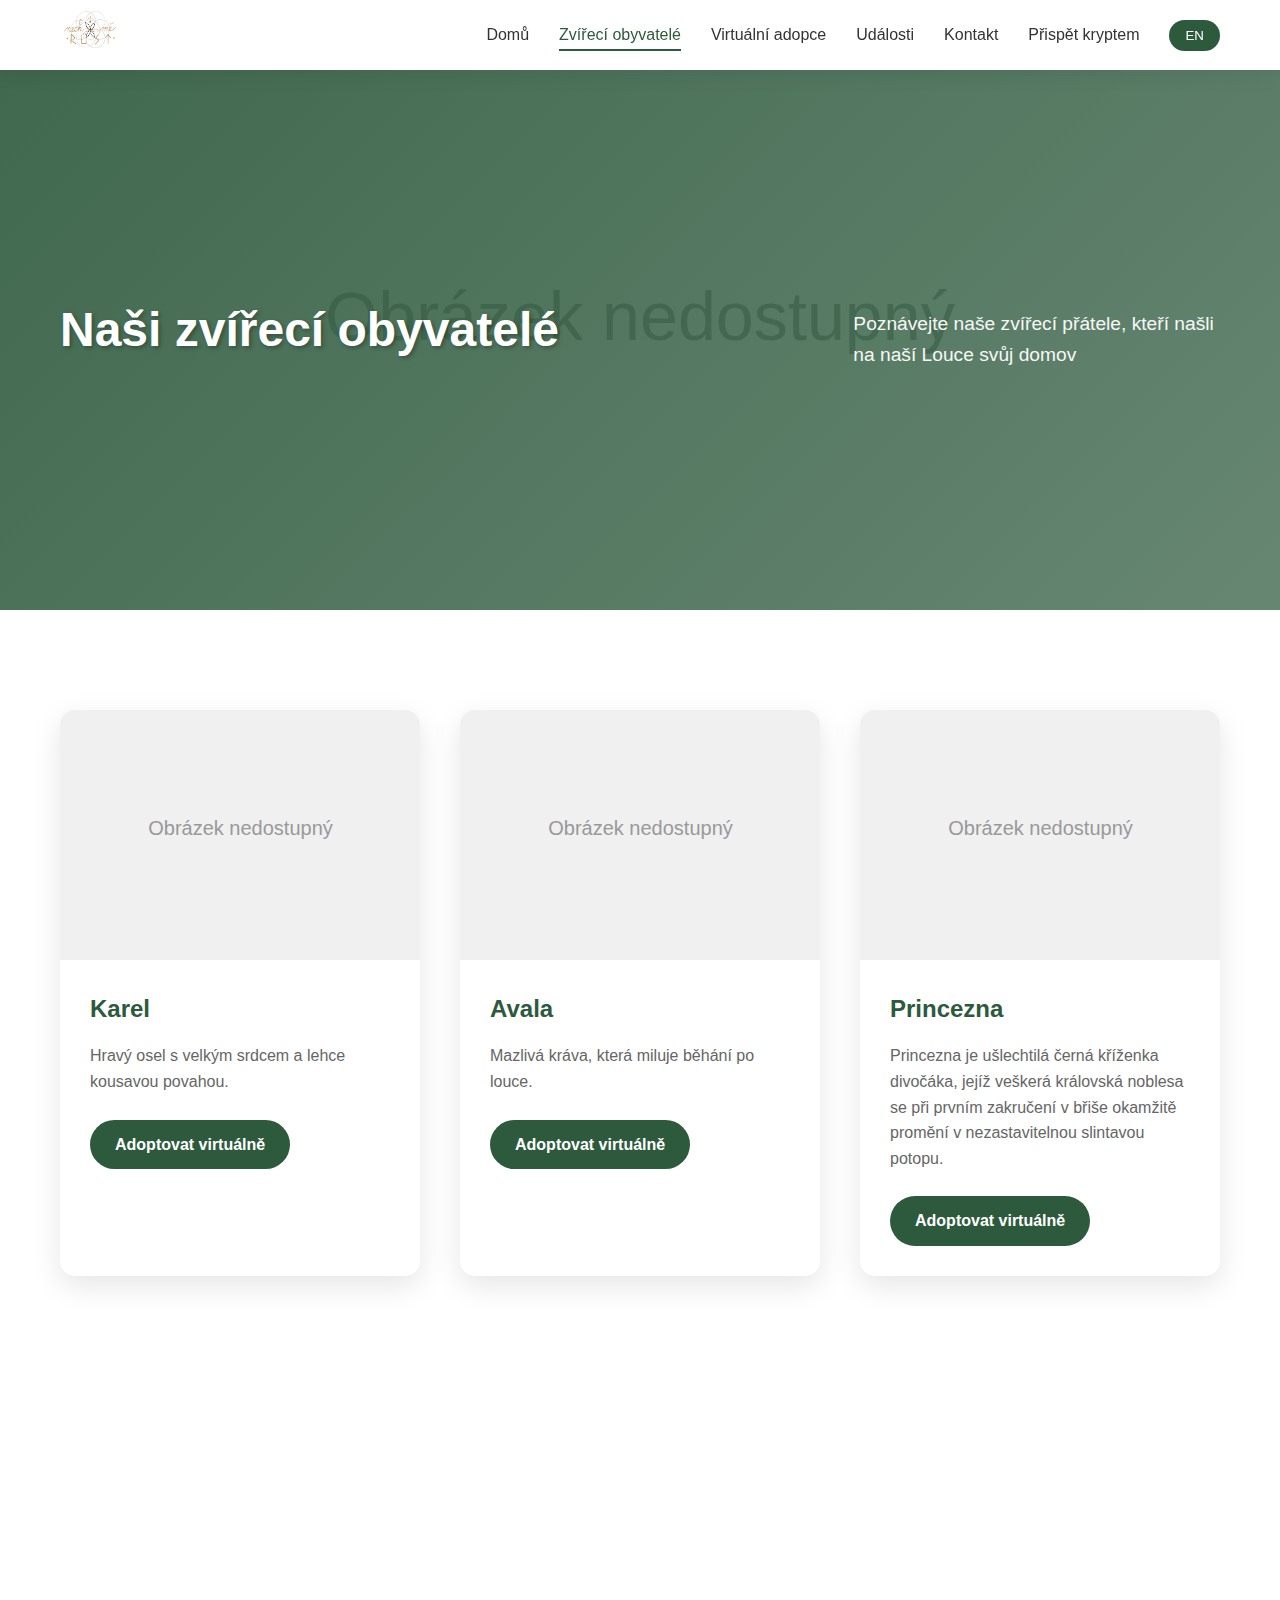
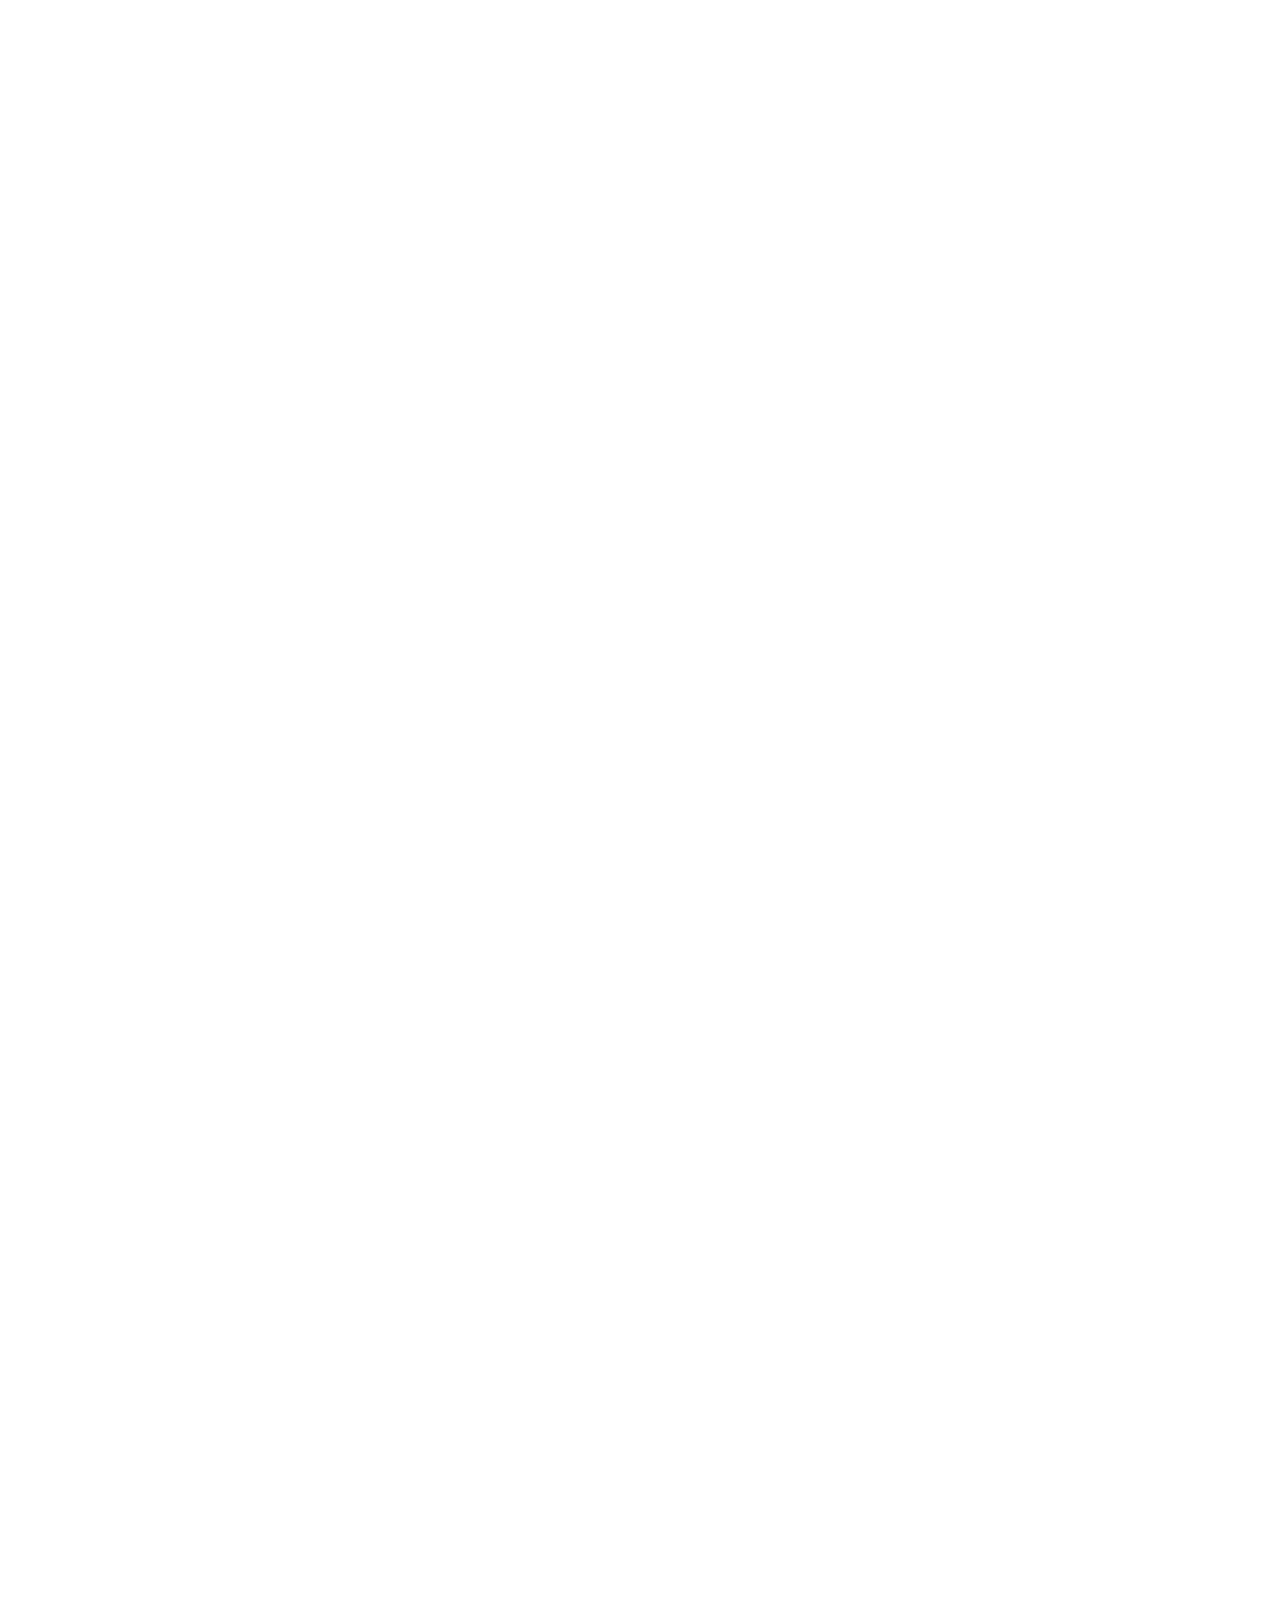
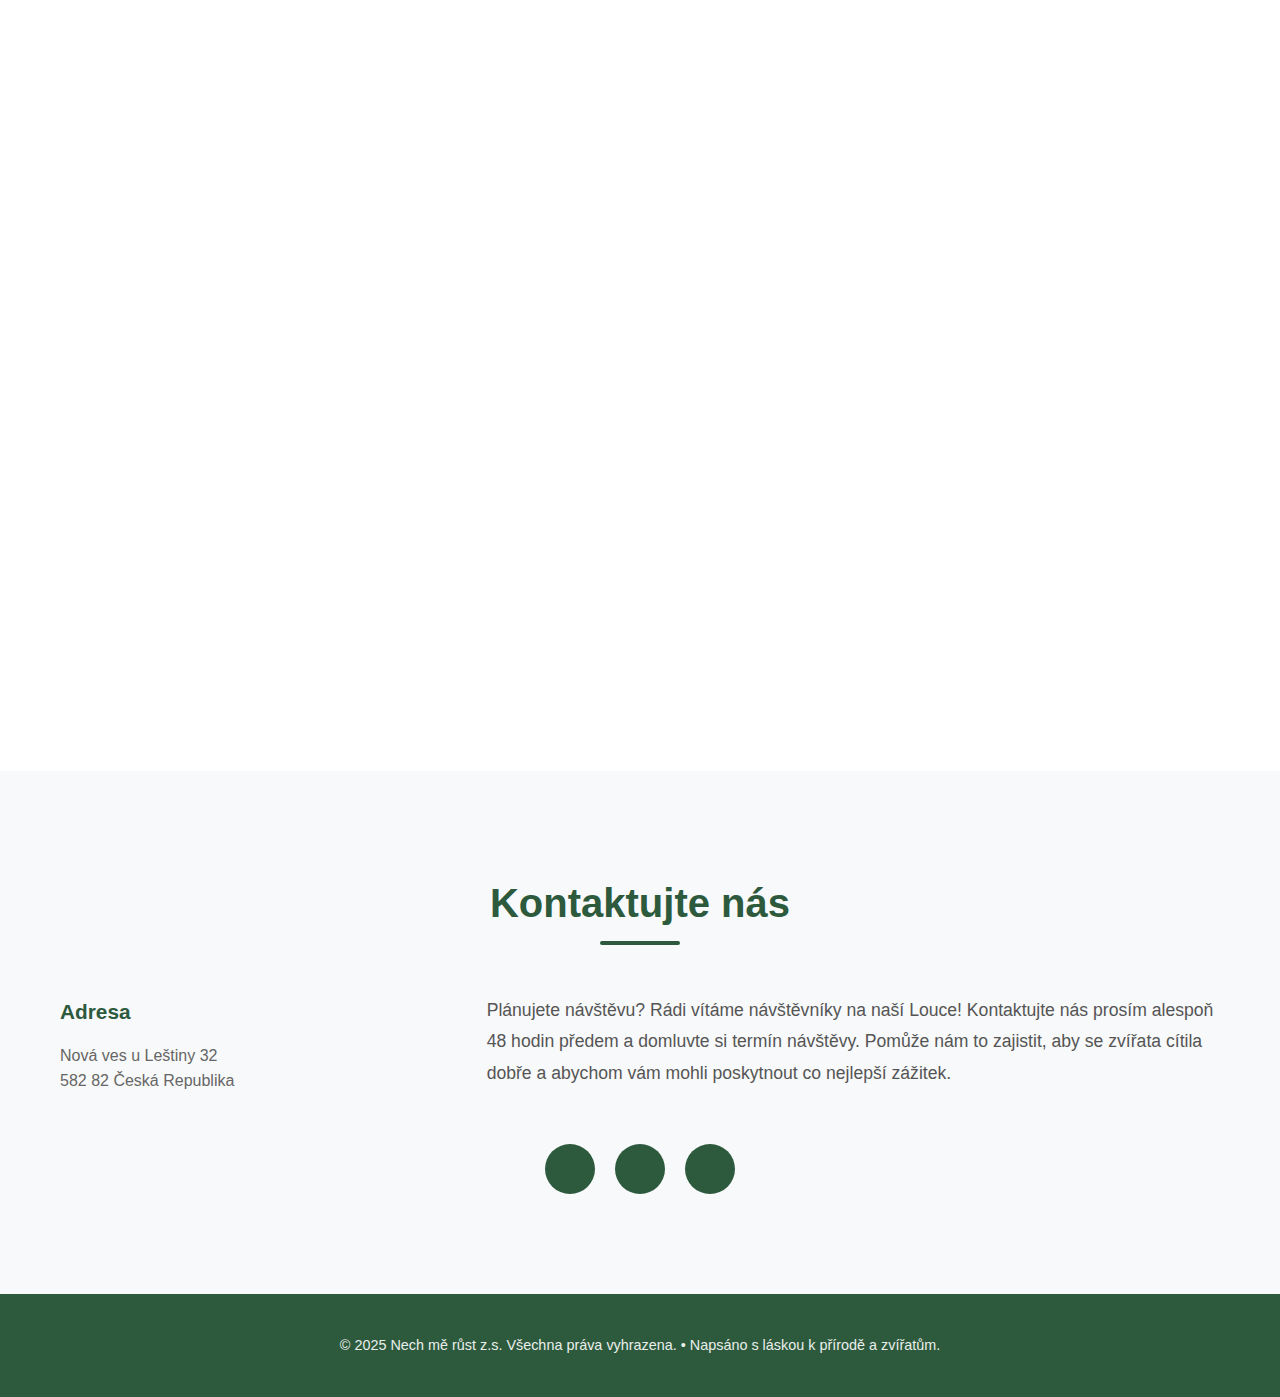
<file: zvireci-obyvatele.html>
<!DOCTYPE html>
<html lang="cs">
<head>
    <meta charset="UTF-8">
    <meta name="viewport" content="width=device-width, initial-scale=1.0">
    <title>Nech mě růst - Zvířecí obyvatelé</title>
    <link rel="stylesheet" href="styles.css">
    <link href="https://fonts.googleapis.com/css2?family=Inter:wght@300;400;500;600;700&display=swap" rel="stylesheet">
    <link rel="stylesheet" href="https://cdnjs.cloudflare.com/ajax/libs/font-awesome/6.0.0/css/all.min.css">
</head>
<body>
    <!-- Navigation -->
    <nav class="navbar">
        <div class="nav-container">
            <div class="nav-logo">
                <img src="assets/logo.png" alt="Nech mě růst" class="logo">
            </div>
            <ul class="nav-menu">
                <li class="nav-item">
                    <a href="index.html" class="nav-link" data-cs="Domů" data-en="Home">Domů</a>
                </li>
                <li class="nav-item">
                    <a href="zvireci-obyvatele.html" class="nav-link active" data-cs="Zvířecí obyvatelé" data-en="Animal Residents">Zvířecí obyvatelé</a>
                </li>
                <li class="nav-item">
                    <a href="virtualni-adopce.html" class="nav-link" data-cs="Virtuální adopce" data-en="Virtual Adoption">Virtuální adopce</a>
                </li>
                <li class="nav-item">
                    <a href="udalosti.html" class="nav-link" data-cs="Události" data-en="Events">Události</a>
                </li>
                <li class="nav-item">
                    <a href="kontakt.html" class="nav-link" data-cs="Kontakt" data-en="Contact">Kontakt</a>
                </li>
                <li class="nav-item">
                    <a href="prispet-kryptem.html" class="nav-link" data-cs="Přispět kryptem" data-en="Donate with Crypto">Přispět kryptem</a>
                </li>
                <li class="nav-item language-switcher">
                    <button id="lang-toggle" class="lang-btn">
                        <span class="lang-text">EN</span>
                    </button>
                </li>
            </ul>
            <div class="hamburger">
                <span class="bar"></span>
                <span class="bar"></span>
                <span class="bar"></span>
            </div>
        </div>
    </nav>

    <!-- Hero Section -->
    <section class="page-hero">
        <div class="hero-content">
            <h1 class="page-title" data-cs="Naši zvířecí obyvatelé" data-en="Our Animal Residents">Naši zvířecí obyvatelé</h1>
            <p class="page-description" data-cs="Poznávejte naše zvířecí přátele, kteří našli na naší Louce svůj domov" data-en="Meet our animal friends who have found their home on our Meadow">
                Poznávejte naše zvířecí přátele, kteří našli na naší Louce svůj domov
            </p>
        </div>
        <div class="hero-image">
            <img src="assets/animals-hero.jpg" alt="Zvířata na louce" class="hero-bg">
        </div>
    </section>

    <!-- Animals Grid -->
    <section class="animals">
        <div class="container">
            <div class="animals-grid">
                <div class="animal-card">
                    <div class="animal-image">
                        <img src="assets/karel.jpg" alt="Karel" class="animal-img">
                    </div>
                    <div class="animal-info">
                        <h3 class="animal-name">Karel</h3>
                        <p class="animal-description" data-cs="Hravý osel s velkým srdcem a lehce kousavou povahou." data-en="A playful donkey with a large heart and a slightly biting nature.">
                            Hravý osel s velkým srdcem a lehce kousavou povahou.
                        </p>
                        <a href="virtualni-adopce.html" class="adopt-btn" data-cs="Adoptovat virtuálně" data-en="Adopt Virtually">Adoptovat virtuálně</a>
                    </div>
                </div>

                <div class="animal-card">
                    <div class="animal-image">
                        <img src="assets/avala.jpg" alt="Avala" class="animal-img">
                    </div>
                    <div class="animal-info">
                        <h3 class="animal-name">Avala</h3>
                        <p class="animal-description" data-cs="Mazlivá kráva, která miluje běhání po louce." data-en="A cuddly cow who loves running around the meadow.">
                            Mazlivá kráva, která miluje běhání po louce.
                        </p>
                        <a href="virtualni-adopce.html" class="adopt-btn" data-cs="Adoptovat virtuálně" data-en="Adopt Virtually">Adoptovat virtuálně</a>
                    </div>
                </div>

                <div class="animal-card">
                    <div class="animal-image">
                        <img src="assets/princezna.jpg" alt="Princezna" class="animal-img">
                    </div>
                    <div class="animal-info">
                        <h3 class="animal-name">Princezna</h3>
                        <p class="animal-description" data-cs="Princezna je ušlechtilá černá kříženka divočáka, jejíž veškerá královská noblesa se při prvním zakručení v břiše okamžitě promění v nezastavitelnou slintavou potopu." data-en="Princess is a noble black wild boar crossbreed, whose royal nobility immediately turns into an unstoppable flood of drool at the first growl in her belly.">
                            Princezna je ušlechtilá černá kříženka divočáka, jejíž veškerá královská noblesa se při prvním zakručení v břiše okamžitě promění v nezastavitelnou slintavou potopu.
                        </p>
                        <a href="virtualni-adopce.html" class="adopt-btn" data-cs="Adoptovat virtuálně" data-en="Adopt Virtually">Adoptovat virtuálně</a>
                    </div>
                </div>

                <div class="animal-card">
                    <div class="animal-image">
                        <img src="assets/kveta.jpg" alt="Květa" class="animal-img">
                    </div>
                    <div class="animal-info">
                        <h3 class="animal-name">Květa</h3>
                        <p class="animal-description" data-cs="Klidná kravka co má ráda svůj klid a je věrnou společnicí Avalky." data-en="A calm cow who likes her peace and quiet and is Avalky's faithful companion.">
                            Klidná kravka co má ráda svůj klid a je věrnou společnicí Avalky.
                        </p>
                        <a href="virtualni-adopce.html" class="adopt-btn" data-cs="Adoptovat virtuálně" data-en="Adopt Virtually">Adoptovat virtuálně</a>
                    </div>
                </div>

                <div class="animal-card">
                    <div class="animal-image">
                        <img src="assets/riky.jpg" alt="Riky" class="animal-img">
                    </div>
                    <div class="animal-info">
                        <h3 class="animal-name">Riky</h3>
                        <p class="animal-description" data-cs="Hravý pes, který hlídá celou Louky." data-en="A playful dog who guards the entire Meadow.">
                            Hravý pes, který hlídá celou Louky.
                        </p>
                        <a href="virtualni-adopce.html" class="adopt-btn" data-cs="Adoptovat virtuálně" data-en="Adopt Virtually">Adoptovat virtuálně</a>
                    </div>
                </div>

                <div class="animal-card">
                    <div class="animal-image">
                        <img src="assets/flicek.jpg" alt="Flíček" class="animal-img">
                    </div>
                    <div class="animal-info">
                        <h3 class="animal-name">Flíček</h3>
                        <p class="animal-description" data-cs="Malý ale odvážný kozel s velkými ambicemi." data-en="A small but brave goat with big ambitions.">
                            Malý ale odvážný kozel s velkými ambicemi.
                        </p>
                        <a href="virtualni-adopce.html" class="adopt-btn" data-cs="Adoptovat virtuálně" data-en="Adopt Virtually">Adoptovat virtuálně</a>
                    </div>
                </div>

                <div class="animal-card">
                    <div class="animal-image">
                        <img src="assets/list.jpg" alt="List" class="animal-img">
                    </div>
                    <div class="animal-info">
                        <h3 class="animal-name">List</h3>
                        <p class="animal-description" data-cs="Tichý a moudrý kůň, který rád pozoruje okolí." data-en="A quiet and wise horse who likes to observe the surroundings.">
                            Tichý a moudrý kůň, který rád pozoruje okolí.
                        </p>
                        <a href="virtualni-adopce.html" class="adopt-btn" data-cs="Adoptovat virtuálně" data-en="Adopt Virtually">Adoptovat virtuálně</a>
                    </div>
                </div>

                <div class="animal-card">
                    <div class="animal-image">
                        <img src="assets/atila.jpg" alt="Atila" class="animal-img">
                    </div>
                    <div class="animal-info">
                        <h3 class="animal-name">Atila</h3>
                        <p class="animal-description" data-cs="Věrná kamarádka a velká milovnice jídla." data-en="A loyal friend and a great food lover.">
                            Věrná kamarádka a velká milovnice jídla.
                        </p>
                        <a href="virtualni-adopce.html" class="adopt-btn" data-cs="Adoptovat virtuálně" data-en="Adopt Virtually">Adoptovat virtuálně</a>
                    </div>
                </div>

                <div class="animal-card">
                    <div class="animal-image">
                        <img src="assets/placeholder.jpg" alt="Pogo" class="animal-img">
                    </div>
                    <div class="animal-info">
                        <h3 class="animal-name">Pogo</h3>
                        <p class="animal-description" data-cs="Energický a hravý čtyřnohý přítel." data-en="Energetic and playful four-legged friend.">
                            Energický a hravý čtyřnohý přítel.
                        </p>
                        <a href="virtualni-adopce.html" class="adopt-btn" data-cs="Adoptovat virtuálně" data-en="Adopt Virtually">Adoptovat virtuálně</a>
                    </div>
                </div>

                <div class="animal-card">
                    <div class="animal-image">
                        <img src="assets/placeholder.jpg" alt="Kulich" class="animal-img">
                    </div>
                    <div class="animal-info">
                        <h3 class="animal-name">Kulich</h3>
                        <p class="animal-description" data-cs="Milý a přátelský obyvatel naší Louky." data-en="Sweet and friendly resident of our Meadow.">
                            Milý a přátelský obyvatel naší Louky.
                        </p>
                        <a href="virtualni-adopce.html" class="adopt-btn" data-cs="Adoptovat virtuálně" data-en="Adopt Virtually">Adoptovat virtuálně</a>
                    </div>
                </div>

                <div class="animal-card">
                    <div class="animal-image">
                        <img src="assets/placeholder.jpg" alt="Eduard" class="animal-img">
                    </div>
                    <div class="animal-info">
                        <h3 class="animal-name">Eduard</h3>
                        <p class="animal-description" data-cs="Důstojný a klidný člen naší zvířecí rodiny." data-en="Dignified and calm member of our animal family.">
                            Důstojný a klidný člen naší zvířecí rodiny.
                        </p>
                        <a href="virtualni-adopce.html" class="adopt-btn" data-cs="Adoptovat virtuálně" data-en="Adopt Virtually">Adoptovat virtuálně</a>
                    </div>
                </div>

                <div class="animal-card">
                    <div class="animal-image">
                        <img src="assets/placeholder.jpg" alt="Amálka" class="animal-img">
                    </div>
                    <div class="animal-info">
                        <h3 class="animal-name">Amálka</h3>
                        <p class="animal-description" data-cs="Jemná a láskyplná obyvatelka naší Louky." data-en="Gentle and loving resident of our Meadow.">
                            Jemná a láskyplná obyvatelka naší Louky.
                        </p>
                        <a href="virtualni-adopce.html" class="adopt-btn" data-cs="Adoptovat virtuálně" data-en="Adopt Virtually">Adoptovat virtuálně</a>
                    </div>
                </div>

                <div class="animal-card">
                    <div class="animal-image">
                        <img src="assets/placeholder.jpg" alt="Končí" class="animal-img">
                    </div>
                    <div class="animal-info">
                        <h3 class="animal-name">Končí</h3>
                        <p class="animal-description" data-cs="Zvědavý a aktivní člen naší komunity." data-en="Curious and active member of our community.">
                            Zvědavý a aktivní člen naší komunity.
                        </p>
                        <a href="virtualni-adopce.html" class="adopt-btn" data-cs="Adoptovat virtuálně" data-en="Adopt Virtually">Adoptovat virtuálně</a>
                    </div>
                </div>

                <div class="animal-card">
                    <div class="animal-image">
                        <img src="assets/placeholder.jpg" alt="Lucinka" class="animal-img">
                    </div>
                    <div class="animal-info">
                        <h3 class="animal-name">Lucinka</h3>
                        <p class="animal-description" data-cs="Veselá a přátelská obyvatelka naší Louky." data-en="Cheerful and friendly resident of our Meadow.">
                            Veselá a přátelská obyvatelka naší Louky.
                        </p>
                        <a href="virtualni-adopce.html" class="adopt-btn" data-cs="Adoptovat virtuálně" data-en="Adopt Virtually">Adoptovat virtuálně</a>
                    </div>
                </div>

                <div class="animal-card">
                    <div class="animal-image">
                        <img src="assets/placeholder.jpg" alt="Holoubci" class="animal-img">
                    </div>
                    <div class="animal-info">
                        <h3 class="animal-name">Holoubci</h3>
                        <p class="animal-description" data-cs="Krásní ptáci, kteří přinášejí klid a harmonii." data-en="Beautiful birds that bring peace and harmony.">
                            Krásní ptáci, kteří přinášejí klid a harmonii.
                        </p>
                        <a href="virtualni-adopce.html" class="adopt-btn" data-cs="Adoptovat virtuálně" data-en="Adopt Virtually">Adoptovat virtuálně</a>
                    </div>
                </div>

                <div class="animal-card">
                    <div class="animal-image">
                        <img src="assets/placeholder.jpg" alt="Pipinky" class="animal-img">
                    </div>
                    <div class="animal-info">
                        <h3 class="animal-name">Pipinky</h3>
                        <p class="animal-description" data-cs="Malí a roztomilí obyvatelé naší Louky." data-en="Small and cute residents of our Meadow.">
                            Malí a roztomilí obyvatelé naší Louky.
                        </p>
                        <a href="virtualni-adopce.html" class="adopt-btn" data-cs="Adoptovat virtuálně" data-en="Adopt Virtually">Adoptovat virtuálně</a>
                    </div>
                </div>
            </div>
        </div>
    </section>

    <!-- Contact Section -->
    <section class="contact">
        <div class="container">
            <h2 class="section-title" data-cs="Kontaktujte nás" data-en="Contact Us">Kontaktujte nás</h2>
            <div class="contact-info">
                <div class="contact-address">
                    <h3 data-cs="Adresa" data-en="Address">Adresa</h3>
                    <p>Nová ves u Leštiny 32<br>582 82 Česká Republika</p>
                </div>
                <div class="contact-text">
                    <p data-cs="Plánujete návštěvu? Rádi vítáme návštěvníky na naší Louce! Kontaktujte nás prosím alespoň 48 hodin předem a domluvte si termín návštěvy. Pomůže nám to zajistit, aby se zvířata cítila dobře a abychom vám mohli poskytnout co nejlepší zážitek." data-en="Planning a visit? We welcome visitors to our Meadow! Please contact us at least 48 hours in advance to arrange a visit. This will help us ensure that the animals feel comfortable and that we can provide you with the best possible experience.">
                        Plánujete návštěvu? Rádi vítáme návštěvníky na naší Louce! Kontaktujte nás prosím alespoň 48 hodin předem a domluvte si termín návštěvy. Pomůže nám to zajistit, aby se zvířata cítila dobře a abychom vám mohli poskytnout co nejlepší zážitek.
                    </p>
                </div>
            </div>
            <div class="social-media">
                <a href="https://www.instagram.com/nech_me_rust" class="social-link"><i class="fab fa-instagram"></i></a>
                <a href="https://www.facebook.com/share/1BDFbAxfFf/" class="social-link"><i class="fab fa-facebook"></i></a>
                <a href="mailto:info@nechmerust.org" class="social-link"><i class="fas fa-envelope"></i></a>
            </div>
        </div>
    </section>

    <!-- Footer -->
    <footer class="footer">
        <div class="container">
            <p data-cs="© 2025 Nech mě růst z.s. Všechna práva vyhrazena. • Napsáno s láskou k přírodě a zvířatům." data-en="© 2025 Nech mě růst z.s. All rights reserved. • Written with love for nature and animals.">
                © 2025 Nech mě růst z.s. Všechna práva vyhrazena. • Napsáno s láskou k přírodě a zvířatům.
            </p>
        </div>
    </footer>

    <script src="script.js"></script>
</body>
</html>
</file>
<file: styles.css>
/* Reset and Base Styles */
* {
    margin: 0;
    padding: 0;
    box-sizing: border-box;
}

html {
    scroll-behavior: smooth;
}

body {
    font-family: 'Inter', sans-serif;
    line-height: 1.6;
    color: #333;
    background-color: #fafafa;
}

.container {
    max-width: 1200px;
    margin: 0 auto;
    padding: 0 20px;
}

/* Navigation */
.navbar {
    background: rgba(255, 255, 255, 0.95);
    backdrop-filter: blur(10px);
    position: fixed;
    top: 0;
    width: 100%;
    z-index: 1000;
    transition: all 0.3s ease;
    box-shadow: 0 2px 20px rgba(0, 0, 0, 0.1);
}

.nav-container {
    max-width: 1200px;
    margin: 0 auto;
    padding: 0 20px;
    display: flex;
    justify-content: space-between;
    align-items: center;
    height: 70px;
}

.nav-logo .logo {
    height: 60px;
    width: auto;
}

.nav-menu {
    display: flex;
    list-style: none;
    align-items: center;
    gap: 30px;
}

.nav-link {
    text-decoration: none;
    color: #333;
    font-weight: 500;
    transition: all 0.3s ease;
    position: relative;
    padding: 8px 0;
}

.nav-link:hover,
.nav-link.active {
    color: #2d5a3d;
}

.nav-link::after {
    content: '';
    position: absolute;
    bottom: 0;
    left: 0;
    width: 0;
    height: 2px;
    background: #2d5a3d;
    transition: width 0.3s ease;
}

.nav-link:hover::after,
.nav-link.active::after {
    width: 100%;
}

.lang-btn {
    background: #2d5a3d;
    color: white;
    border: none;
    padding: 8px 16px;
    border-radius: 20px;
    cursor: pointer;
    font-weight: 500;
    transition: all 0.3s ease;
}

.lang-btn:hover {
    background: #1e3a28;
    transform: translateY(-2px);
}

.hamburger {
    display: none;
    flex-direction: column;
    cursor: pointer;
}

.bar {
    width: 25px;
    height: 3px;
    background: #333;
    margin: 3px 0;
    transition: 0.3s;
}

/* Hero Section */
.hero {
    min-height: 100vh;
    display: flex;
    align-items: center;
    position: relative;
    overflow: hidden;
    background: linear-gradient(135deg, rgba(45, 90, 61, 0.9), rgba(45, 90, 61, 0.7));
}

.hero-image {
    position: absolute;
    top: 0;
    left: 0;
    width: 100%;
    height: 100%;
    z-index: -1;
}

.hero-bg {
    width: 100%;
    height: 100%;
    object-fit: cover;
}

.hero-content {
    max-width: 1200px;
    margin: 0 auto;
    padding: 0 20px;
    display: grid;
    grid-template-columns: 2fr 1fr;
    gap: 60px;
    align-items: center;
    color: white;
    z-index: 2;
}

.hero-title {
    font-size: 3.5rem;
    font-weight: 700;
    line-height: 1.2;
    margin-bottom: 30px;
    text-shadow: 2px 2px 4px rgba(0, 0, 0, 0.3);
}

.hero-description {
    font-size: 1.3rem;
    line-height: 1.6;
    opacity: 0.95;
    max-width: 600px;
}

.hero-logo {
    display: flex;
    justify-content: center;
    align-items: center;
}

.logo-circle {
    width: 300px;
    height: 300px;
    background: rgba(255, 255, 255, 0.1);
    border-radius: 50%;
    display: flex;
    align-items: center;
    justify-content: center;
    backdrop-filter: blur(10px);
    border: 2px solid rgba(255, 255, 255, 0.2);
}

.circle-logo {
    width: 300px;
    height: 300px;
    object-fit: contain;
}

/* Page Hero */
.page-hero {
    min-height: 60vh;
    display: flex;
    align-items: center;
    position: relative;
    overflow: hidden;
    background: linear-gradient(135deg, rgba(45, 90, 61, 0.9), rgba(45, 90, 61, 0.7));
    margin-top: 70px;
}

.page-title {
    font-size: 3rem;
    font-weight: 700;
    line-height: 1.2;
    margin-bottom: 20px;
    text-shadow: 2px 2px 4px rgba(0, 0, 0, 0.3);
    color: white;
}

.page-description {
    font-size: 1.2rem;
    line-height: 1.6;
    opacity: 0.95;
    max-width: 600px;
    color: white;
}

/* Sections */
.section-title {
    font-size: 2.5rem;
    font-weight: 700;
    text-align: center;
    margin-bottom: 60px;
    color: #2d5a3d;
    position: relative;
}

.section-title::after {
    content: '';
    position: absolute;
    bottom: -10px;
    left: 50%;
    transform: translateX(-50%);
    width: 80px;
    height: 4px;
    background: #2d5a3d;
    border-radius: 2px;
}

/* About Section */
.about {
    padding: 100px 0;
    background: white;
}

.about-grid {
    display: grid;
    grid-template-columns: 1fr 1fr;
    gap: 60px;
    align-items: center;
}

.about-text p {
    font-size: 1.1rem;
    line-height: 1.8;
    margin-bottom: 25px;
    color: #555;
}

.about-img {
    width: 100%;
    height: 400px;
    object-fit: cover;
    border-radius: 15px;
    box-shadow: 0 20px 40px rgba(0, 0, 0, 0.1);
}

/* Values Section */
.values {
    padding: 100px 0;
    background: #f8f9fa;
}

.values-grid {
    display: grid;
    grid-template-columns: repeat(auto-fit, minmax(280px, 1fr));
    gap: 40px;
}

.value-card {
    background: white;
    padding: 40px 30px;
    border-radius: 15px;
    text-align: center;
    box-shadow: 0 10px 30px rgba(0, 0, 0, 0.1);
    transition: all 0.3s ease;
}

.value-card:hover {
    transform: translateY(-10px);
    box-shadow: 0 20px 40px rgba(0, 0, 0, 0.15);
}

.value-icon {
    width: 80px;
    height: 80px;
    background: #2d5a3d;
    border-radius: 50%;
    display: flex;
    align-items: center;
    justify-content: center;
    margin: 0 auto 25px;
    color: white;
    font-size: 2rem;
}

.value-card h3 {
    font-size: 1.4rem;
    font-weight: 600;
    margin-bottom: 15px;
    color: #2d5a3d;
}

.value-card p {
    color: #666;
    line-height: 1.6;
}

/* Support Section */
.support {
    padding: 100px 0;
    background: #2d5a3d;
    color: white;
    text-align: center;
}

.support .section-title {
    color: white;
}

.support .section-title::after {
    background: white;
}

.support-text {
    font-size: 1.2rem;
    line-height: 1.8;
    margin-bottom: 30px;
    max-width: 800px;
    margin-left: auto;
    margin-right: auto;
}

.account-number {
    font-size: 1.5rem;
    font-weight: 700;
    margin: 30px 0 50px;
    padding: 20px;
    background: rgba(255, 255, 255, 0.1);
    border-radius: 10px;
    display: inline-block;
}

.support-buttons {
    display: flex;
    flex-wrap: wrap;
    gap: 20px;
    justify-content: center;
    margin-top: 40px;
}

.support-btn {
    background: white;
    color: #2d5a3d;
    padding: 15px 30px;
    border-radius: 30px;
    text-decoration: none;
    font-weight: 600;
    transition: all 0.3s ease;
    border: 2px solid white;
}

.support-btn:hover {
    background: transparent;
    color: white;
    transform: translateY(-3px);
}

.support-btn.primary {
    background: #4a7c59;
    color: white;
    border-color: #4a7c59;
}

.support-btn.primary:hover {
    background: white;
    color: #4a7c59;
}

/* Animals Section */
.animals {
    padding: 100px 0;
    background: white;
}

.animals-grid {
    display: grid;
    grid-template-columns: repeat(auto-fit, minmax(350px, 1fr));
    gap: 40px;
}

.animal-card {
    background: white;
    border-radius: 15px;
    overflow: hidden;
    box-shadow: 0 10px 30px rgba(0, 0, 0, 0.1);
    transition: all 0.3s ease;
}

.animal-card:hover {
    transform: translateY(-10px);
    box-shadow: 0 20px 40px rgba(0, 0, 0, 0.15);
}

.animal-image {
    height: 250px;
    overflow: hidden;
}

.animal-img {
    width: 100%;
    height: 100%;
    object-fit: cover;
    transition: transform 0.3s ease;
}

.animal-card:hover .animal-img {
    transform: scale(1.05);
}

.animal-info {
    padding: 30px;
}

.animal-name {
    font-size: 1.5rem;
    font-weight: 700;
    color: #2d5a3d;
    margin-bottom: 15px;
}

.animal-description {
    color: #666;
    line-height: 1.6;
    margin-bottom: 25px;
}

.adopt-btn {
    background: #2d5a3d;
    color: white;
    padding: 12px 25px;
    border-radius: 25px;
    text-decoration: none;
    font-weight: 600;
    transition: all 0.3s ease;
    display: inline-block;
}

.adopt-btn:hover {
    background: #1e3a28;
    transform: translateY(-2px);
}

/* Adoption Specific Styles */
.adoption-hero {
    background: linear-gradient(135deg, rgba(45, 90, 61, 0.9), rgba(74, 124, 89, 0.8));
}

.adoption-info {
    padding: 100px 0;
    background: white;
}

.adoption-content {
    display: grid;
    grid-template-columns: 1fr 1fr;
    gap: 60px;
    align-items: center;
}

.adoption-text p {
    font-size: 1.1rem;
    line-height: 1.8;
    margin-bottom: 25px;
    color: #555;
}

.adoption-img {
    width: 100%;
    height: 400px;
    object-fit: cover;
    border-radius: 15px;
    box-shadow: 0 20px 40px rgba(0, 0, 0, 0.1);
}

.process {
    padding: 100px 0;
    background: #f8f9fa;
}

.process-steps {
    display: grid;
    grid-template-columns: repeat(auto-fit, minmax(250px, 1fr));
    gap: 40px;
}

.step {
    background: white;
    padding: 40px 30px;
    border-radius: 15px;
    text-align: center;
    box-shadow: 0 10px 30px rgba(0, 0, 0, 0.1);
    position: relative;
}

.step-number {
    width: 60px;
    height: 60px;
    background: #2d5a3d;
    color: white;
    border-radius: 50%;
    display: flex;
    align-items: center;
    justify-content: center;
    font-size: 1.5rem;
    font-weight: 700;
    margin: 0 auto 25px;
}

.step h3 {
    font-size: 1.3rem;
    font-weight: 600;
    color: #2d5a3d;
    margin-bottom: 15px;
}

.step p {
    color: #666;
    line-height: 1.6;
}

.available-animals {
    padding: 100px 0;
    background: white;
}

.adoption-price {
    font-size: 1.1rem;
    font-weight: 600;
    color: #2d5a3d;
    margin-bottom: 20px;
}

.account-info {
    background: #f8f9fa;
    padding: 40px;
    border-radius: 15px;
    text-align: center;
    margin-top: 60px;
}

.account-info h3 {
    color: #2d5a3d;
    margin-bottom: 20px;
}

.account-info .account-number {
    background: #2d5a3d;
    color: white;
    margin: 20px 0;
}

/* Contact Styles */
.contact {
    padding: 100px 0;
    background: #f8f9fa;
}

.contact-info {
    display: grid;
    grid-template-columns: 1fr 2fr;
    gap: 60px;
    align-items: start;
    margin-bottom: 50px;
}

.contact-address h3 {
    color: #2d5a3d;
    font-size: 1.3rem;
    margin-bottom: 15px;
}

.contact-address p {
    color: #666;
    line-height: 1.6;
}

.contact-text p {
    font-size: 1.1rem;
    line-height: 1.8;
    color: #555;
}

.social-media {
    display: flex;
    gap: 20px;
    justify-content: center;
}

.social-link {
    width: 50px;
    height: 50px;
    background: #2d5a3d;
    color: white;
    border-radius: 50%;
    display: flex;
    align-items: center;
    justify-content: center;
    text-decoration: none;
    font-size: 1.2rem;
    transition: all 0.3s ease;
}

.social-link:hover {
    background: #1e3a28;
    transform: translateY(-3px);
}

/* Contact Page Specific */
.contact-details {
    padding: 100px 0;
    background: white;
}

.contact-grid {
    display: grid;
    grid-template-columns: repeat(auto-fit, minmax(250px, 1fr));
    gap: 40px;
}

.contact-card {
    background: #f8f9fa;
    padding: 40px 30px;
    border-radius: 15px;
    text-align: center;
    transition: all 0.3s ease;
}

.contact-card:hover {
    transform: translateY(-5px);
    box-shadow: 0 15px 35px rgba(0, 0, 0, 0.1);
}

.contact-icon {
    width: 70px;
    height: 70px;
    background: #2d5a3d;
    color: white;
    border-radius: 50%;
    display: flex;
    align-items: center;
    justify-content: center;
    margin: 0 auto 25px;
    font-size: 1.5rem;
}

.contact-card h3 {
    color: #2d5a3d;
    font-size: 1.3rem;
    margin-bottom: 15px;
}

.contact-card p {
    color: #666;
    line-height: 1.6;
}

.contact-card a {
    color: #2d5a3d;
    text-decoration: none;
}

.contact-card a:hover {
    text-decoration: underline;
}

.visit-info {
    padding: 100px 0;
    background: #f8f9fa;
}

.visit-content {
    display: grid;
    grid-template-columns: 1fr 1fr;
    gap: 60px;
    align-items: center;
}

.visit-text h2 {
    color: #2d5a3d;
    font-size: 2rem;
    margin-bottom: 25px;
}

.visit-text p {
    font-size: 1.1rem;
    line-height: 1.8;
    color: #555;
    margin-bottom: 30px;
}

.visit-guidelines {
    margin: 40px 0;
}

.visit-guidelines h3 {
    color: #2d5a3d;
    font-size: 1.3rem;
    margin-bottom: 20px;
}

.visit-guidelines ul {
    list-style: none;
    padding-left: 0;
}

.visit-guidelines li {
    padding: 10px 0;
    padding-left: 25px;
    position: relative;
    color: #666;
    line-height: 1.6;
}

.visit-guidelines li::before {
    content: '✓';
    position: absolute;
    left: 0;
    color: #2d5a3d;
    font-weight: bold;
}

.contact-btn {
    background: #2d5a3d;
    color: white;
    padding: 15px 30px;
    border-radius: 30px;
    text-decoration: none;
    font-weight: 600;
    transition: all 0.3s ease;
    display: inline-block;
}

.contact-btn:hover {
    background: #1e3a28;
    transform: translateY(-2px);
}

.visit-img {
    width: 100%;
    height: 400px;
    object-fit: cover;
    border-radius: 15px;
    box-shadow: 0 20px 40px rgba(0, 0, 0, 0.1);
}

.contact-form-section {
    padding: 100px 0;
    background: white;
}

.contact-form {
    max-width: 600px;
    margin: 0 auto;
}

.form-group {
    margin-bottom: 25px;
}

.form-group label {
    display: block;
    margin-bottom: 8px;
    font-weight: 600;
    color: #2d5a3d;
}

.form-group input,
.form-group select,
.form-group textarea {
    width: 100%;
    padding: 15px;
    border: 2px solid #e9ecef;
    border-radius: 8px;
    font-size: 1rem;
    transition: all 0.3s ease;
}

.form-group input:focus,
.form-group select:focus,
.form-group textarea:focus {
    outline: none;
    border-color: #2d5a3d;
    box-shadow: 0 0 0 3px rgba(45, 90, 61, 0.1);
}

.submit-btn {
    background: #2d5a3d;
    color: white;
    padding: 15px 40px;
    border: none;
    border-radius: 30px;
    font-size: 1.1rem;
    font-weight: 600;
    cursor: pointer;
    transition: all 0.3s ease;
    width: 100%;
}

.submit-btn:hover {
    background: #1e3a28;
    transform: translateY(-2px);
}

.form-note {
    margin-top: 30px;
    padding: 20px;
    background: #f8f9fa;
    border-radius: 10px;
    text-align: center;
    color: #666;
}

.form-note a {
    color: #2d5a3d;
    text-decoration: none;
}

.form-note a:hover {
    text-decoration: underline;
}

.social-section {
    padding: 100px 0;
    background: #f8f9fa;
}

.social-media.large {
    justify-content: center;
    gap: 40px;
}

.social-media.large .social-link {
    width: 80px;
    height: 80px;
    font-size: 2rem;
    flex-direction: column;
    gap: 10px;
}

.social-media.large .social-link span {
    font-size: 0.9rem;
    font-weight: 600;
}

/* Footer */
.footer {
    background: #2d5a3d;
    color: white;
    padding: 40px 0;
    text-align: center;
}

.footer p {
    font-size: 0.9rem;
    opacity: 0.9;
}

/* Events Page Styles */
.events-hero {
    background: linear-gradient(135deg, rgba(45, 90, 61, 0.9), rgba(74, 124, 89, 0.8));
}

.upcoming-events {
    padding: 100px 0;
    background: #f8f9fa;
}

.events-grid {
    display: grid;
    grid-template-columns: repeat(auto-fit, minmax(400px, 1fr));
    gap: 30px;
}

.event-card {
    background: white;
    border-radius: 15px;
    overflow: hidden;
    box-shadow: 0 10px 30px rgba(0, 0, 0, 0.1);
    transition: all 0.3s ease;
    display: flex;
}

.event-card:hover {
    transform: translateY(-5px);
    box-shadow: 0 20px 40px rgba(0, 0, 0, 0.15);
}

.event-date {
    background: #2d5a3d;
    color: white;
    padding: 30px 25px;
    text-align: center;
    min-width: 100px;
    display: flex;
    flex-direction: column;
    justify-content: center;
}

.event-day {
    font-size: 2.5rem;
    font-weight: 700;
    line-height: 1;
}

.event-month {
    font-size: 0.9rem;
    font-weight: 500;
    text-transform: uppercase;
    letter-spacing: 1px;
    margin-top: 5px;
}

.event-info {
    padding: 30px;
    flex: 1;
    display: flex;
    flex-direction: column;
}

.event-title {
    font-size: 1.4rem;
    font-weight: 700;
    color: #2d5a3d;
    margin-bottom: 15px;
}

.event-time {
    display: flex;
    align-items: center;
    gap: 8px;
    color: #666;
    margin-bottom: 15px;
    font-weight: 500;
}

.event-description {
    color: #666;
    line-height: 1.6;
    margin-bottom: 20px;
    flex: 1;
}

.event-capacity {
    display: flex;
    align-items: center;
    gap: 8px;
    color: #2d5a3d;
    font-weight: 600;
    margin-bottom: 20px;
}

.register-btn {
    background: #2d5a3d;
    color: white;
    border: none;
    padding: 12px 25px;
    border-radius: 25px;
    font-weight: 600;
    cursor: pointer;
    transition: all 0.3s ease;
    align-self: flex-start;
}

.register-btn:hover {
    background: #1e3a28;
    transform: translateY(-2px);
}

/* Responsive Design */
@media (max-width: 768px) {
    .hamburger {
        display: flex;
    }
    
    .nav-menu {
        position: fixed;
        left: -100%;
        top: 70px;
        flex-direction: column;
        background-color: white;
        width: 100%;
        text-align: center;
        transition: 0.3s;
        box-shadow: 0 10px 27px rgba(0, 0, 0, 0.05);
        padding: 20px 0;
    }
    
    .nav-menu.active {
        left: 0;
    }
    
    .nav-item {
        margin: 10px 0;
    }
    
    .hero-content {
        grid-template-columns: 1fr;
        text-align: center;
        gap: 40px;
    }
    
    .hero-title {
        font-size: 2.5rem;
    }
    
    .page-title {
        font-size: 2.2rem;
    }
    
    .section-title {
        font-size: 2rem;
    }
    
    .about-grid,
    .adoption-content,
    .visit-content {
        grid-template-columns: 1fr;
        gap: 40px;
    }
    
    .contact-info {
        grid-template-columns: 1fr;
        gap: 40px;
    }
    
    .support-buttons {
        flex-direction: column;
        align-items: center;
    }
    
    .support-btn {
        width: 100%;
        max-width: 300px;
    }
    
    .logo-circle {
        width: 200px;
        height: 200px;
    }
    
    .circle-logo {
        width: 120px;
        height: 120px;
    }
    
    .animals-grid {
        grid-template-columns: 1fr;
    }
    
    .process-steps {
        grid-template-columns: 1fr;
    }
    
    .values-grid {
        grid-template-columns: 1fr;
    }
    
    .contact-grid {
        grid-template-columns: 1fr;
    }
    
    .events-grid {
        grid-template-columns: 1fr;
    }
    
    .event-card {
        flex-direction: column;
    }
    
    .event-date {
        flex-direction: row;
        justify-content: center;
        align-items: center;
        gap: 15px;
        padding: 20px;
        min-width: auto;
    }
    
    .event-day {
        font-size: 2rem;
    }
}

@media (max-width: 480px) {
    .container {
        padding: 0 15px;
    }
    
    .hero-title {
        font-size: 2rem;
    }
    
    .hero-description {
        font-size: 1.1rem;
    }
    
    .page-title {
        font-size: 1.8rem;
    }
    
    .section-title {
        font-size: 1.6rem;
    }
    
    .value-card,
    .animal-card,
    .step,
    .contact-card {
        margin: 0 10px;
    }
    
    .event-info {
        padding: 20px;
    }
    
    .event-title {
        font-size: 1.2rem;
    }
}

/* Animation Classes */
.fade-in {
    opacity: 0;
    transform: translateY(30px);
    transition: all 0.6s ease;
}

.fade-in.visible {
    opacity: 1;
    transform: translateY(0);
}

/* Loading Animation */
.loading {
    display: inline-block;
    width: 20px;
    height: 20px;
    border: 3px solid rgba(255, 255, 255, 0.3);
    border-radius: 50%;
    border-top-color: #fff;
    animation: spin 1s ease-in-out infinite;
}

@keyframes spin {
    to { transform: rotate(360deg); }
}

/* Smooth Transitions */
* {
    transition: color 0.3s ease, background-color 0.3s ease;
}

/* Focus Styles for Accessibility */
button:focus,
a:focus,
input:focus,
select:focus,
textarea:focus {
    outline: 2px solid #2d5a3d;
    outline-offset: 2px;
}

/* Print Styles */
@media print {
    .navbar,
    .hamburger,
    .social-media,
    .support-buttons,
    .contact-form {
        display: none;
    }
    
    body {
        font-size: 12pt;
        line-height: 1.5;
    }
    
    .hero,
    .page-hero {
        min-height: auto;
        padding: 20pt 0;
    }
    
    .section-title {
        font-size: 18pt;
        margin-bottom: 20pt;
    }
    }
     .account-number {
  margin: 20px 0;
}

.account-link {
  display: inline-flex;
  flex-direction: column;
  gap: 4px;
  padding: 12px 20px;
  background: linear-gradient(135deg, #667eea 0%, #764ba2 100%);
  color: white;
  text-decoration: none;
  border-radius: 8px;
  font-family: 'Segoe UI', Tahoma, Geneva, Verdana, sans-serif;
  transition: all 0.3s ease;
  box-shadow: 0 2px 8px rgba(0, 0, 0, 0.15);
}

.account-link:hover {
  transform: translateY(-2px);
  box-shadow: 0 4px 12px rgba(0, 0, 0, 0.25);
}

.account-digits {
  font-size: 18px;
  font-weight: 700;
  letter-spacing: 0.5px;
}

.bank-name {
  font-size: 13px;
  opacity: 0.9;
  font-weight: 400;
}
</file>
